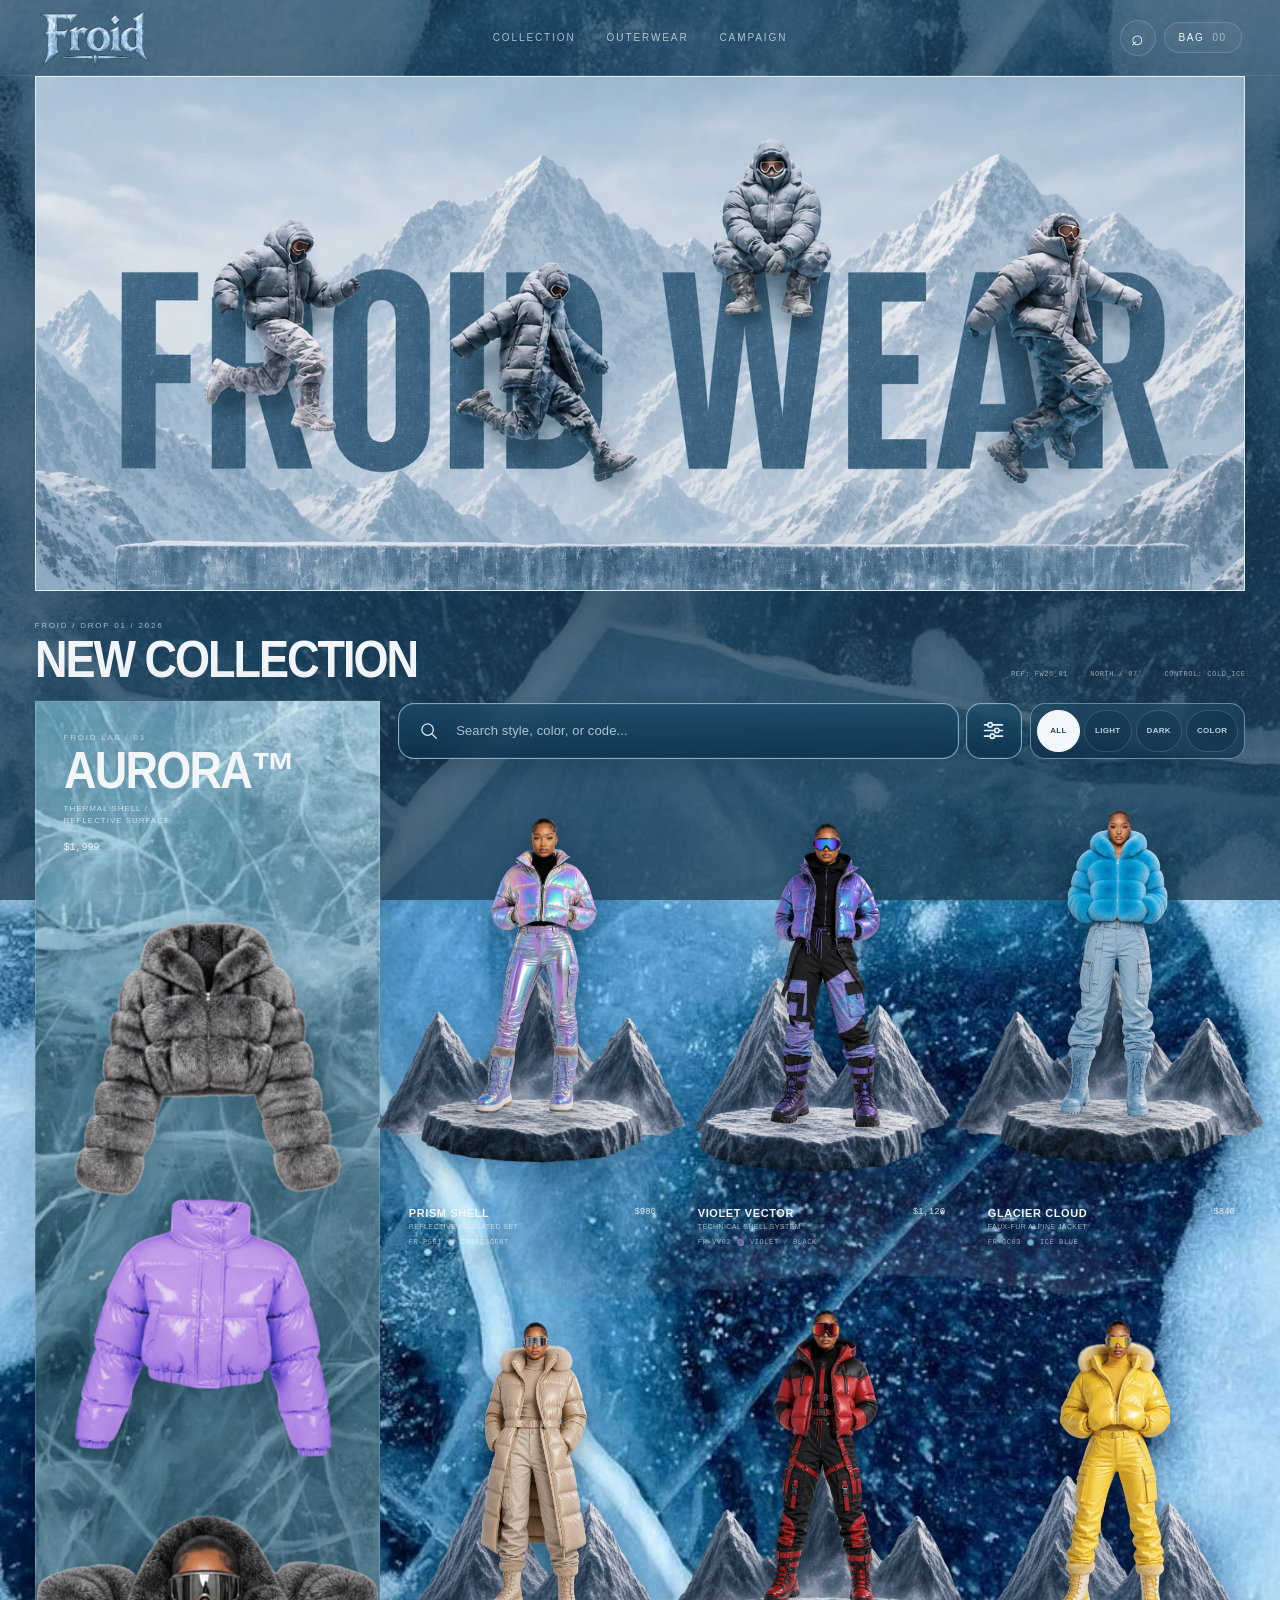
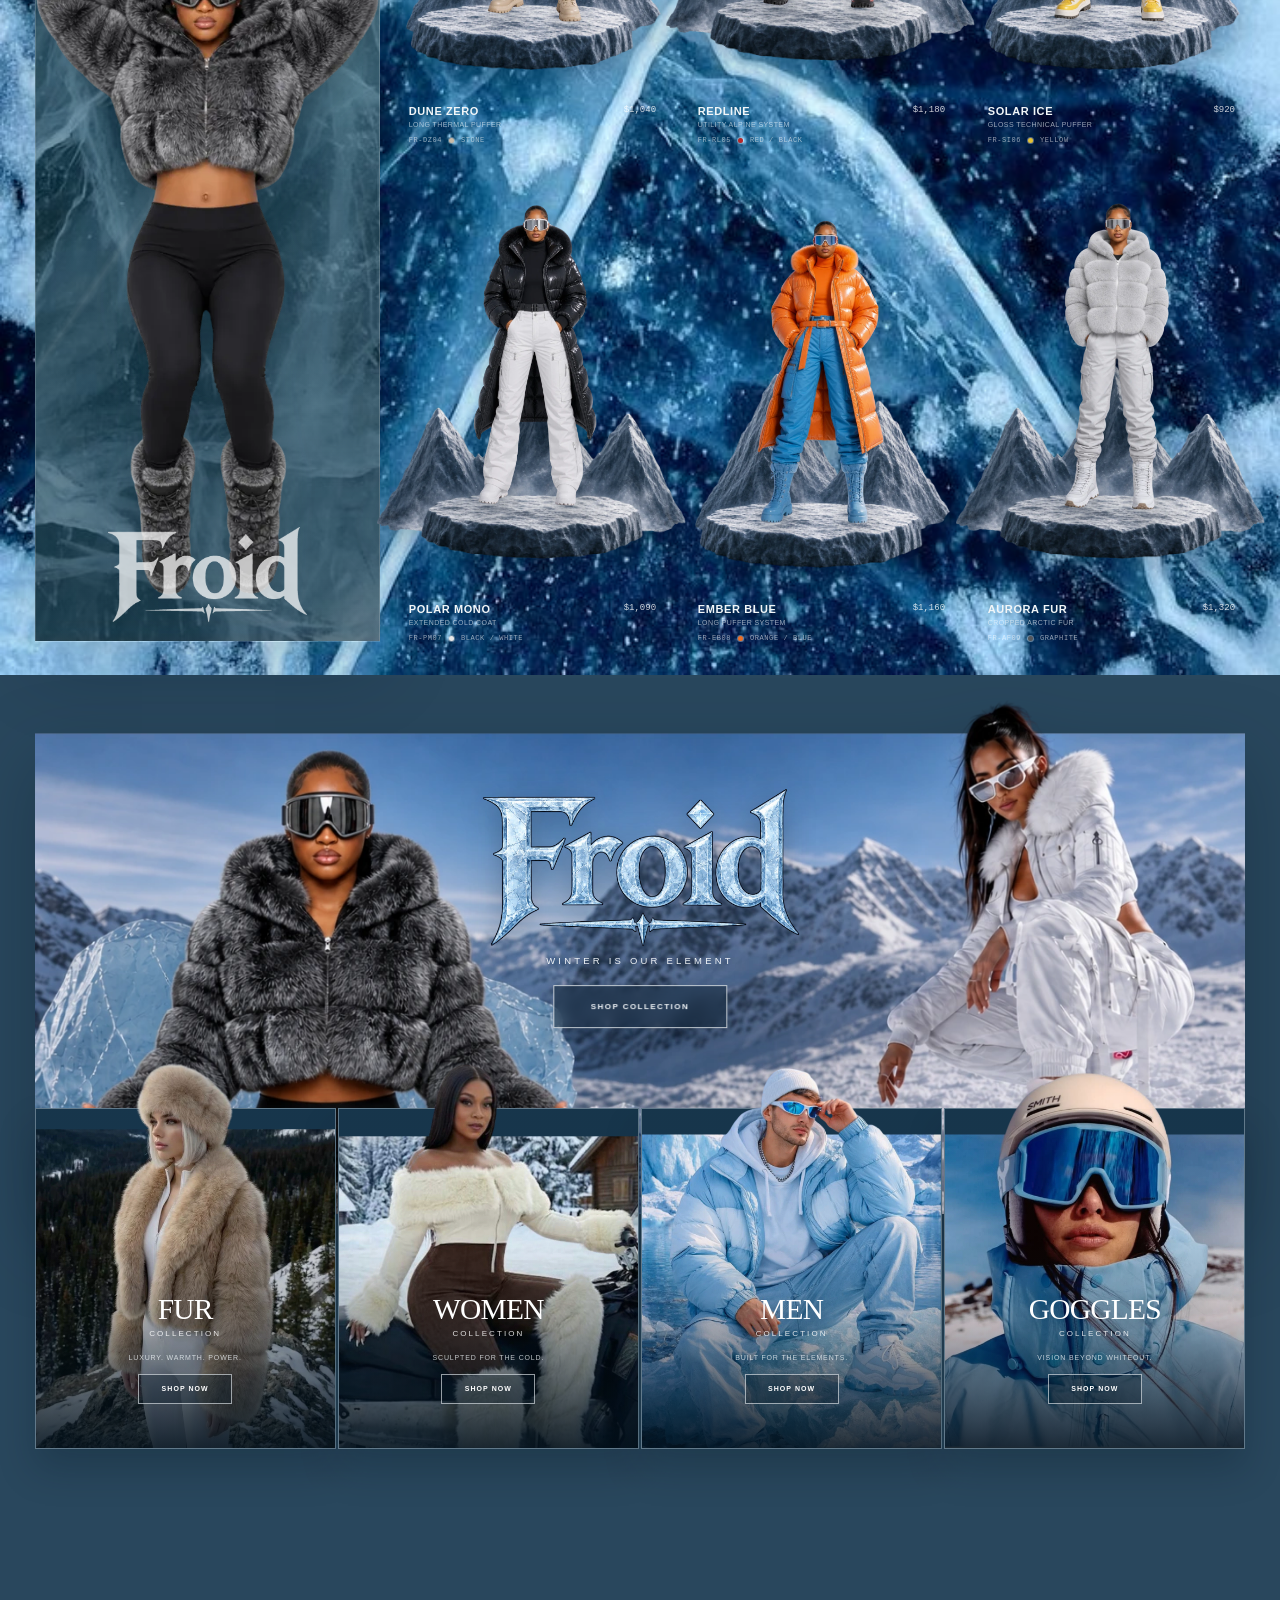
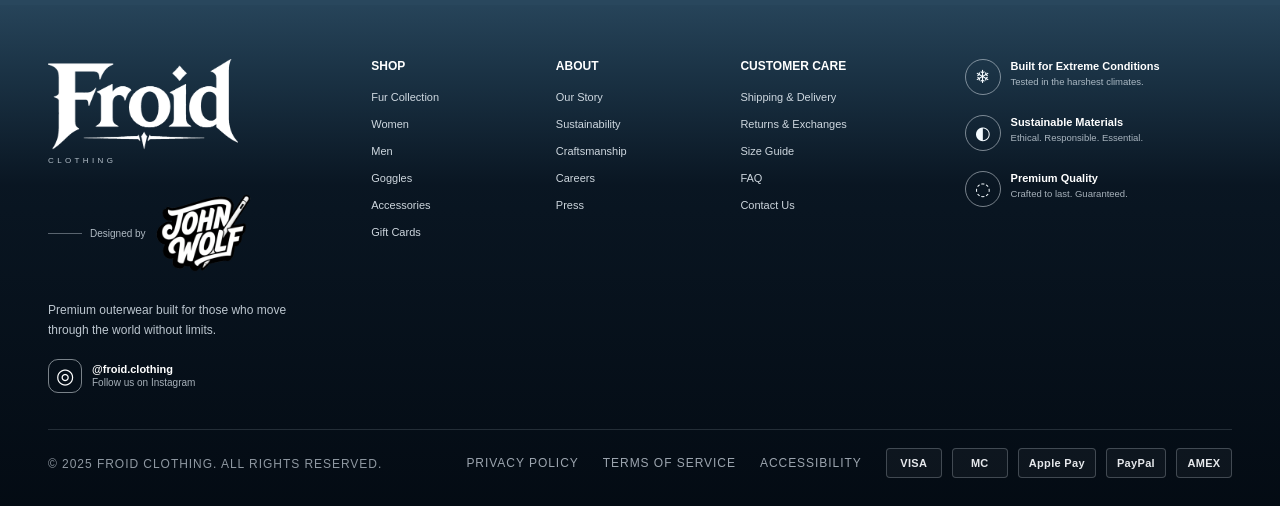
<file: index.html>
<!doctype html>
<html lang="en">
<head>
  <meta charset="UTF-8" />
  <meta name="viewport" content="width=device-width, initial-scale=1.0" />
  <meta name="theme-color" content="#234157" />
  <title>Froid — New Collection</title>
  <link rel="stylesheet" href="./styles.css?v=36" />
</head>
<body>
  <div class="site-shell">
    <header class="topbar">
      <a class="wordmark" href="#top" aria-label="Froid home">
        <img src="./public/brand/froid-ice-logo.webp" alt="Froid" />
      </a>
      <nav class="topnav" aria-label="Primary navigation">
        <a href="#collection">Collection</a>
        <a href="#collection">Outerwear</a>
        <a href="#campaign">Campaign</a>
      </nav>
      <div class="top-actions">
        <button class="icon-button" type="button" aria-label="Search" data-focus-search>⌕</button>
        <button class="bag" type="button">Bag <span>00</span></button>
      </div>
    </header>

    <main id="top">
      <section class="hero" id="campaign" aria-label="Froid Wear campaign">
        <img src="./public/brand/froid-wear-hero.webp" alt="Froid Wear campaign in an icy mountain landscape" />
      </section>

      <section class="collection" id="collection">
        <div class="collection-heading">
          <div>
            <p class="eyebrow">FROID / DROP 01 / 2026</p>
            <h1>NEW COLLECTION</h1>
          </div>
          <div class="collection-note">
            <span>REF: FW26_01</span>
            <span>NORTH / 07°</span>
            <span>CONTROL: COLD_ICE</span>
          </div>
        </div>

        <div class="collection-layout">
          <aside class="campaign-card" id="aurora">
            <div class="campaign-grid"></div>
            <div class="campaign-copy">
              <p class="eyebrow">FROID LAB / 01</p>
              <h2>AURORA™</h2>
              <p>THERMAL SHELL / REFLECTIVE SURFACE</p>
              <div class="campaign-price">$1,999</div>
            </div>
            <div class="campaign-jackets">
              <img
                class="campaign-jacket campaign-jacket-fur"
                src="./public/brand/aurora-fur-jacket.png"
                alt="Gray Froid fur jacket"
              />
              <img
                class="campaign-jacket campaign-jacket-purple"
                src="./public/brand/aurora-purple-jacket.png"
                alt="Purple Froid puffer jacket"
              />
            </div>

            <img class="campaign-model" src="./public/models/model-fur.webp" alt="Model in Froid fur outerwear" />
            <img class="campaign-logo" src="./public/brand/froid-logo.webp" alt="" />
          </aside>

          <div class="catalog-area">
            <div class="catalog-toolbar">

              <div class="search-cluster">
                <label class="search-control" aria-label="Search clothing">
                  <span class="search-icon" aria-hidden="true">
                    <svg viewBox="0 0 24 24">
                      <circle cx="11" cy="11" r="6.5"></circle>
                      <path d="M16 16L21 21"></path>
                    </svg>
                  </span>

                  <input
                    id="product-search"
                    type="search"
                    placeholder="Search style, color, or code..."
                    autocomplete="off"
                  />
                </label>

                <button class="filter-tools" type="button" aria-label="Filter collection">
                  <svg viewBox="0 0 24 24" aria-hidden="true">
                    <path d="M4 7H20"></path>
                    <path d="M4 17H20"></path>
                    <path d="M4 12H20"></path>
                    <circle cx="9" cy="7" r="2"></circle>
                    <circle cx="15" cy="12" r="2"></circle>
                    <circle cx="11" cy="17" r="2"></circle>
                  </svg>
                </button>
              </div>

              <div class="filter-group" aria-label="Product filters">
                <button class="filter is-active" type="button" data-filter="all">ALL</button>
                <button class="filter" type="button" data-filter="light">LIGHT</button>
                <button class="filter" type="button" data-filter="dark">DARK</button>
                <button class="filter" type="button" data-filter="color">COLOR</button>
              </div>

            </div>

            <div class="product-landscape" aria-live="polite">
              <img class="ambient-mountains" src="./public/platforms/mountain-range.webp" alt="" />
              <div class="collection-row row-a" id="row-a"></div>
              <div class="collection-row row-b" id="row-b"></div>
              <div class="collection-row row-c" id="row-c"></div>
              <p class="empty-state" id="empty-state" hidden>NO ITEMS MATCH THIS FILTER.</p>
            </div>
          </div>
        </div>
      </section>


      <!-- ===== FROID EDITORIAL CAMPAIGN START ===== -->

      <section class="editorial-campaign" id="lookbook">

        <div class="editorial-hero">

          <img
            class="editorial-hero-art"
            src="./public/campaign/campaign-hero-v3.webp"
            alt="Froid winter campaign in an icy mountain landscape"
          />

          
          <div class="editorial-hero-content">

            <img
              class="editorial-hero-logo"
              src="./public/brand/froid-ice-logo.webp"
              alt="Froid"
            />

            <p class="editorial-hero-tagline">
              WINTER IS OUR ELEMENT
            </p>

            <a
              class="editorial-hero-button"
              href="#collection"
            >
              SHOP COLLECTION
            </a>

          </div>

        </div>


        <div
          class="editorial-categories"
          aria-label="Froid collections"
        >

          <a
            class="editorial-category"
            href="#collection"
          >
            
            <div
              class="editorial-base-window"
              data-registered-card="fur"
            >
              <img
                class="editorial-registered-image editorial-base-image"
                src="./public/campaign/category-fur.webp"
                alt="Froid fur collection"
              />
            </div>

            <img
              class="editorial-registered-image editorial-cutout-image"
              src="./public/campaign/cutouts/froid-cutout-assets/fur-cutout.png"
              alt=""
              aria-hidden="true"
            />

            <div class="editorial-category-shade"></div>

            <div class="editorial-category-copy">
              <h3>FUR</h3>
              <span>COLLECTION</span>

              <p>
                LUXURY. WARMTH. POWER.
              </p>

              <strong>
                SHOP NOW
              </strong>
            </div>
          </a>


          <a
            class="editorial-category"
            href="#collection"
          >
            
            <div
              class="editorial-base-window"
              data-registered-card="women"
            >
              <img
                class="editorial-registered-image editorial-base-image"
                src="./public/campaign/category-women.webp"
                alt="Froid women's winter collection"
              />
            </div>

            <img
              class="editorial-registered-image editorial-cutout-image"
              src="./public/campaign/cutouts/froid-cutout-assets/women-cutout.png"
              alt=""
              aria-hidden="true"
            />

            <div class="editorial-category-shade"></div>

            <div class="editorial-category-copy">
              <h3>WOMEN</h3>
              <span>COLLECTION</span>

              <p>
                SCULPTED FOR THE COLD.
              </p>

              <strong>
                SHOP NOW
              </strong>
            </div>
          </a>


          <a
            class="editorial-category"
            href="#collection"
          >
            
            <div
              class="editorial-base-window"
              data-registered-card="men"
            >
              <img
                class="editorial-registered-image editorial-base-image"
                src="./public/campaign/category-men.webp"
                alt="Froid men's winter collection"
              />
            </div>

            <img
              class="editorial-registered-image editorial-cutout-image"
              src="./public/campaign/cutouts/froid-cutout-assets/men-cutout.png"
              alt=""
              aria-hidden="true"
            />

            <div class="editorial-category-shade"></div>

            <div class="editorial-category-copy">
              <h3>MEN</h3>
              <span>COLLECTION</span>

              <p>
                BUILT FOR THE ELEMENTS.
              </p>

              <strong>
                SHOP NOW
              </strong>
            </div>
          </a>


          <a
            class="editorial-category"
            href="#collection"
          >
            
            <div
              class="editorial-base-window"
              data-registered-card="goggles"
            >
              <img
                class="editorial-registered-image editorial-base-image"
                src="./public/campaign/category-goggles.webp"
                alt="Froid winter goggles"
              />
            </div>

            <img
              class="editorial-registered-image editorial-cutout-image"
              src="./public/campaign/cutouts/froid-cutout-assets/goggles-cutout.png"
              alt=""
              aria-hidden="true"
            />

            <div class="editorial-category-shade"></div>

            <div class="editorial-category-copy">
              <h3>GOGGLES</h3>
              <span>COLLECTION</span>

              <p>
                VISION BEYOND WHITEOUT.
              </p>

              <strong>
                SHOP NOW
              </strong>
            </div>
          </a>

        </div>

      </section>

      <!-- ===== FROID EDITORIAL CAMPAIGN END ===== -->

    </main>
  </div>

  <template id="product-template">
    <article class="product-card">
      <div class="stage">
        <img class="mountain-stage" alt="" />
        <img class="platform-fill" alt="" hidden />
        <img class="product-model" alt="" />
      </div>
      <div class="product-info">
        <div>
          <h3></h3>
          <p class="product-subtitle"></p>
        </div>
        <p class="product-price"></p>
      </div>
      <div class="product-meta">
        <span class="product-code"></span>
        <span class="swatch"></span>
        <span class="product-color"></span>
      </div>
    </article>
  </template>

  <script src="./script.js?v=11"></script>


<!-- ===== FROID FOOTER START ===== -->
<footer class="froid-footer" id="footer">

  <div class="froid-footer-shell">

    <div class="froid-footer-top">

      <div class="froid-footer-brand">

        <div class="froid-footer-logo-wrap">
          <img
            class="froid-footer-logo-image"
            src="./public/brand/froid-footer-logo.png?v=2"
            alt="Froid"
          />
        </div>

        <div class="froid-footer-logo-sub">CLOTHING</div>

        <div class="froid-footer-designed">
          <span class="froid-footer-designed-line"></span>

          <span class="froid-footer-designed-copy">
            Designed by
          </span>

          <img
            class="froid-footer-john-logo"
            src="./public/brand/john-wolf-footer-logo.png?v=2"
            alt="John Wolf"
          />
        </div>

        <p class="froid-footer-intro">
          Premium outerwear built for those who move through the world without limits.
        </p>

        <a
          class="froid-footer-social"
          href="#"
          aria-label="Follow Froid on Instagram"
        >
          <span class="froid-footer-social-icon">◎</span>

          <span class="froid-footer-social-copy">
            <strong>@froid.clothing</strong>
            <span>Follow us on Instagram</span>
          </span>
        </a>

      </div>


      <div class="froid-footer-links">
        <h4>Shop</h4>
        <ul>
          <li><a href="#collection">Fur Collection</a></li>
          <li><a href="#campaign">Women</a></li>
          <li><a href="#campaign">Men</a></li>
          <li><a href="#campaign">Goggles</a></li>
          <li><a href="#collection">Accessories</a></li>
          <li><a href="#collection">Gift Cards</a></li>
        </ul>
      </div>


      <div class="froid-footer-links">
        <h4>About</h4>
        <ul>
          <li><a href="#">Our Story</a></li>
          <li><a href="#">Sustainability</a></li>
          <li><a href="#">Craftsmanship</a></li>
          <li><a href="#">Careers</a></li>
          <li><a href="#">Press</a></li>
        </ul>
      </div>


      <div class="froid-footer-links">
        <h4>Customer Care</h4>
        <ul>
          <li><a href="#">Shipping & Delivery</a></li>
          <li><a href="#">Returns & Exchanges</a></li>
          <li><a href="#">Size Guide</a></li>
          <li><a href="#">FAQ</a></li>
          <li><a href="#">Contact Us</a></li>
        </ul>
      </div>


      <div class="froid-footer-values">

        <div class="froid-footer-value">
          <span class="froid-footer-value-icon">❄</span>
          <div>
            <h5>Built for Extreme Conditions</h5>
            <p>Tested in the harshest climates.</p>
          </div>
        </div>

        <div class="froid-footer-value">
          <span class="froid-footer-value-icon">◐</span>
          <div>
            <h5>Sustainable Materials</h5>
            <p>Ethical. Responsible. Essential.</p>
          </div>
        </div>

        <div class="froid-footer-value">
          <span class="froid-footer-value-icon">◌</span>
          <div>
            <h5>Premium Quality</h5>
            <p>Crafted to last. Guaranteed.</p>
          </div>
        </div>

      </div>

    </div>


    <div class="froid-footer-bottom">

      <div class="froid-footer-legal">
        <span>© 2025 FROID CLOTHING. ALL RIGHTS RESERVED.</span>
      </div>

      <div class="froid-footer-policies">
        <a href="#">Privacy Policy</a>
        <a href="#">Terms of Service</a>
        <a href="#">Accessibility</a>
      </div>

      <div class="froid-footer-payments" aria-label="Accepted payments">
        <span>VISA</span>
        <span>MC</span>
        <span>Apple Pay</span>
        <span>PayPal</span>
        <span>AMEX</span>
      </div>

    </div>

  </div>

</footer>
<!-- ===== FROID FOOTER END ===== -->

</body>
</html>
</file>
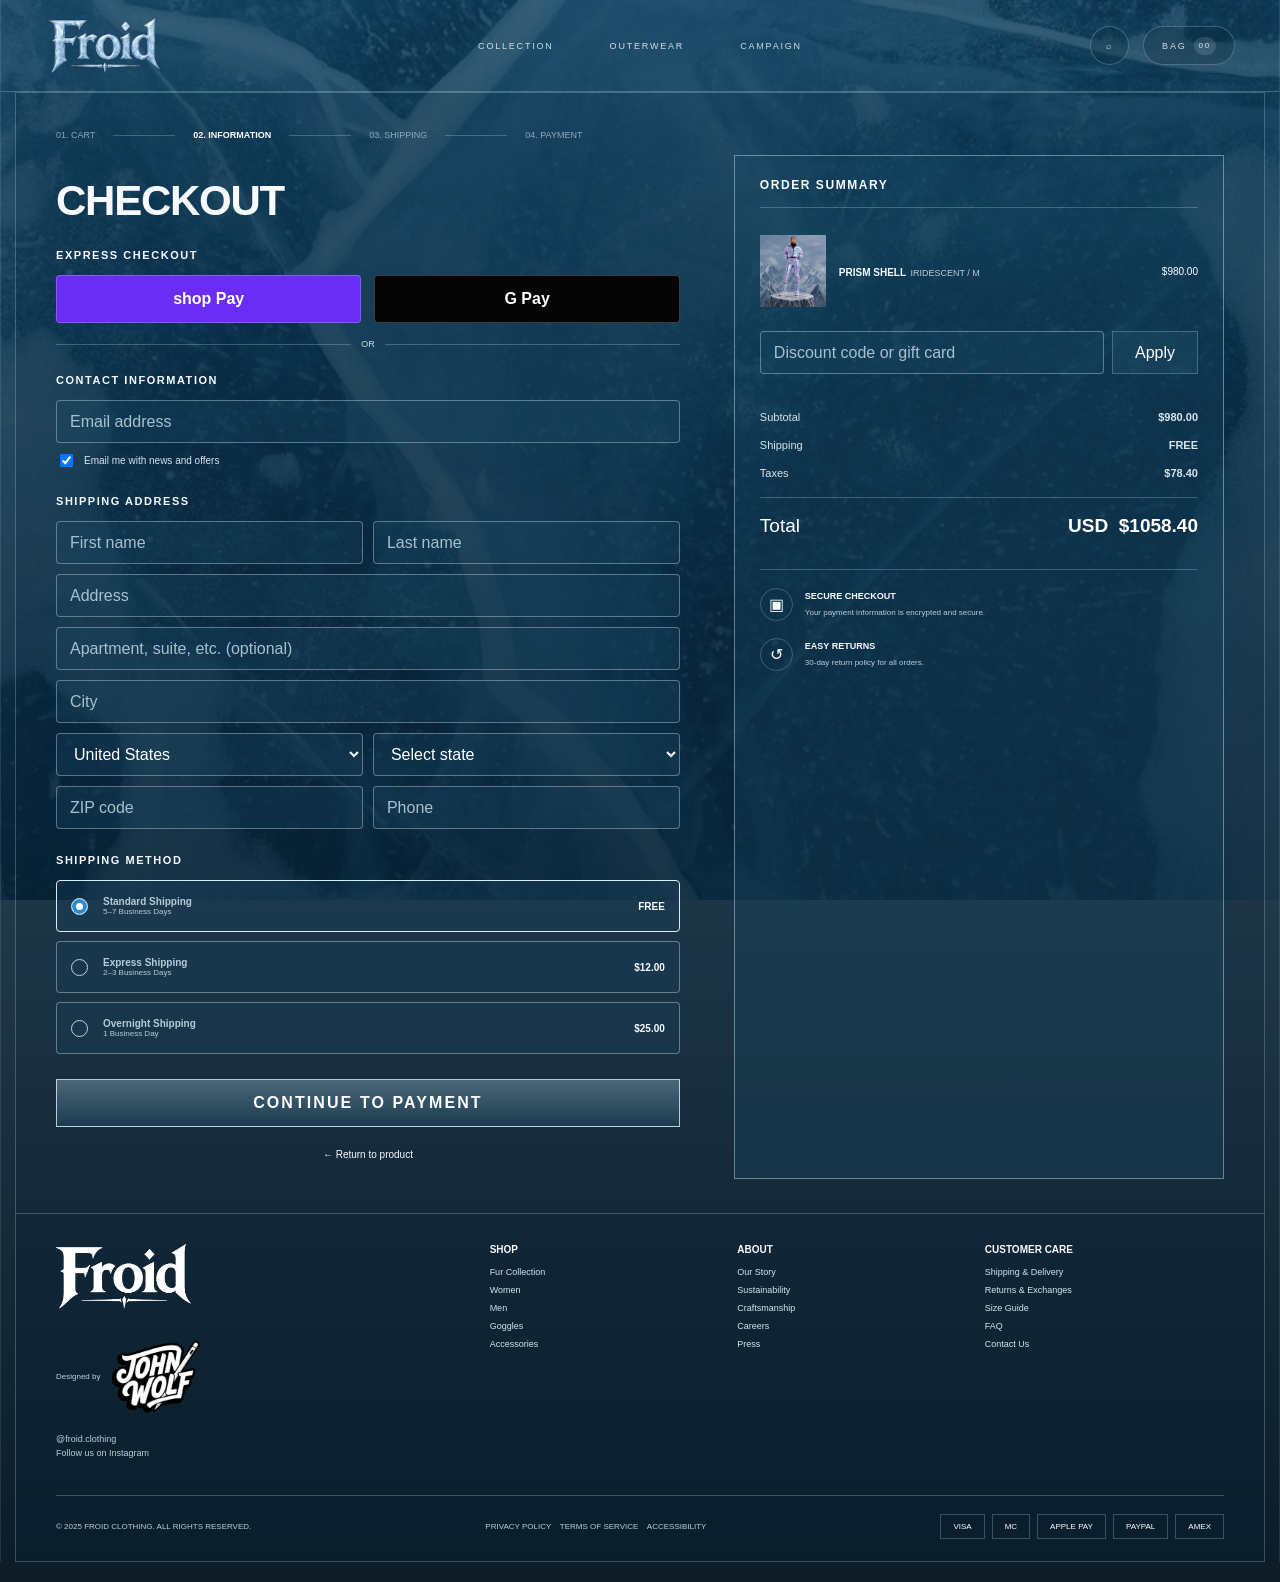
<file: checkout.html>
<!doctype html>
<html lang="en">
<head>
<meta charset="UTF-8">
<meta name="viewport" content="width=device-width,initial-scale=1">
<title>Froid — Checkout</title>
<link rel="stylesheet" href="./commerce.css?v=2">
</head>
<body>
<div class="froid-page">
<header class="commerce-header">
  <a class="logo" href="./index.html"><img src="./public/brand/froid-ice-logo.webp" alt="Froid"></a>
  <nav class="commerce-nav">
    <a href="./index.html#collection">Collection</a>
    <a href="./index.html#collection">Outerwear</a>
    <a href="./index.html#campaign">Campaign</a>
  </nav>
  <div class="header-actions">
    <a class="icon-pill" href="./index.html#collection" aria-label="Search">⌕</a>
    <a class="bag-link" href="./checkout.html">Bag <span class="bag-count" data-bag-count>00</span></a>
  </div>
</header>

<main class="checkout-main">
  <section class="checkout-left">
    <div class="progress">
      <span>01. Cart</span><i class="progress-line"></i>
      <span class="is-active" id="checkout-stage-label">02. Information</span><i class="progress-line"></i>
      <span>03. Shipping</span><i class="progress-line"></i>
      <span>04. Payment</span>
    </div>

    <h1 class="checkout-title">CHECKOUT</h1>

    <div class="checkout-section">
      <h2>Express Checkout</h2>
      <div class="express">
        <button class="express-btn shop-pay">shop Pay</button>
        <button class="express-btn g-pay">G Pay</button>
      </div>
      <div class="or">OR</div>
    </div>

    <form id="checkout-form">
      <div class="checkout-section">
        <h2>Contact Information</h2>
        <div class="form">
          <input class="field" type="email" placeholder="Email address" required>
        </div>
        <label class="checkline"><input type="checkbox" checked> Email me with news and offers</label>
      </div>

      <div class="checkout-section">
        <h2>Shipping Address</h2>
        <div class="form">
          <div class="form-grid">
            <input class="field" placeholder="First name" required>
            <input class="field" placeholder="Last name" required>
          </div>
          <input class="field" placeholder="Address" required>
          <input class="field" placeholder="Apartment, suite, etc. (optional)">
          <input class="field" placeholder="City" required>
          <div class="form-grid">
            <select class="field"><option>United States</option><option>Canada</option></select>
            <select class="field"><option>Select state</option><option>New York</option><option>California</option></select>
          </div>
          <div class="form-grid">
            <input class="field" placeholder="ZIP code" required>
            <input class="field" placeholder="Phone">
          </div>
        </div>
      </div>

      <div class="checkout-section">
        <h2>Shipping Method</h2>
        <div class="shipping-options">
          <label class="shipping-option is-active" data-price="0">
            <input type="radio" name="ship" checked hidden>
            <span class="radio"></span>
            <span><b>Standard Shipping</b><span>5–7 Business Days</span></span>
            <strong>FREE</strong>
          </label>
          <label class="shipping-option" data-price="12">
            <input type="radio" name="ship" hidden>
            <span class="radio"></span>
            <span><b>Express Shipping</b><span>2–3 Business Days</span></span>
            <strong>$12.00</strong>
          </label>
          <label class="shipping-option" data-price="25">
            <input type="radio" name="ship" hidden>
            <span class="radio"></span>
            <span><b>Overnight Shipping</b><span>1 Business Day</span></span>
            <strong>$25.00</strong>
          </label>
        </div>
      </div>

      <button class="continue-btn" type="submit">Continue to Payment</button>
      <p id="checkout-message" hidden style="margin-top:14px;color:#d5edf8;font-size:11px">
        Demo information accepted. Payment remains intentionally non-charging for this portfolio build.
      </p>
      <p style="text-align:center;margin-top:17px"><a href="./product.html" style="font-size:10px;text-decoration:none">← Return to product</a></p>
    </form>
  </section>

  <aside class="checkout-summary">
    <h2>Order Summary</h2>
    <div id="checkout-items"></div>

    <div class="discount-row">
      <input class="field" id="discount-code" placeholder="Discount code or gift card">
      <button class="apply-btn" type="button" data-apply-discount>Apply</button>
    </div>

    <div class="summary-totals">
      <div class="total-row"><span>Subtotal</span><strong data-total-subtotal>$0.00</strong></div>
      <div class="total-row"><span>Shipping</span><strong data-total-shipping>FREE</strong></div>
      <div class="total-row"><span>Taxes</span><strong data-total-taxes>$0.00</strong></div>
      <div class="total-row final"><span>Total</span><strong>USD&nbsp; <span data-total-total>$0.00</span></strong></div>
    </div>

    <div class="summary-assurances">
      <div class="assurance"><i>▣</i><div><b>SECURE CHECKOUT</b><span>Your payment information is encrypted and secure.</span></div></div>
      <div class="assurance"><i>↺</i><div><b>EASY RETURNS</b><span>30-day return policy for all orders.</span></div></div>
    </div>
  </aside>
</main>

<footer class="checkout-footer">
  <div class="checkout-footer-grid">
    <div>
      <div class="footer-logo"><img src="./public/brand/froid-footer-logo.png" alt="Froid"></div>
      <div class="footer-designed"><span>Designed by</span><img src="./public/brand/john-wolf-footer-logo.png" alt="John Wolf"></div>
      <p style="font-size:9px;color:#b8cfda;line-height:1.55">@froid.clothing<br>Follow us on Instagram</p>
    </div>
    <div><h3>Shop</h3><a href="./index.html#collection">Fur Collection</a><a href="./index.html#collection">Women</a><a href="./index.html#collection">Men</a><a href="./index.html#collection">Goggles</a><a href="./index.html#collection">Accessories</a></div>
    <div><h3>About</h3><a href="#">Our Story</a><a href="#">Sustainability</a><a href="#">Craftsmanship</a><a href="#">Careers</a><a href="#">Press</a></div>
    <div><h3>Customer Care</h3><a href="#">Shipping & Delivery</a><a href="#">Returns & Exchanges</a><a href="#">Size Guide</a><a href="#">FAQ</a><a href="#">Contact Us</a></div>
  </div>
  <div class="footer-bottom">
    <span>© 2025 Froid Clothing. All rights reserved.</span>
    <span>Privacy Policy &nbsp;&nbsp; Terms of Service &nbsp;&nbsp; Accessibility</span>
    <div class="paymarks"><span>VISA</span><span>MC</span><span>Apple Pay</span><span>PayPal</span><span>AMEX</span></div>
  </div>
</footer>
</div>
<script src="./commerce.js?v=1"></script>
</body>
</html>
</file>
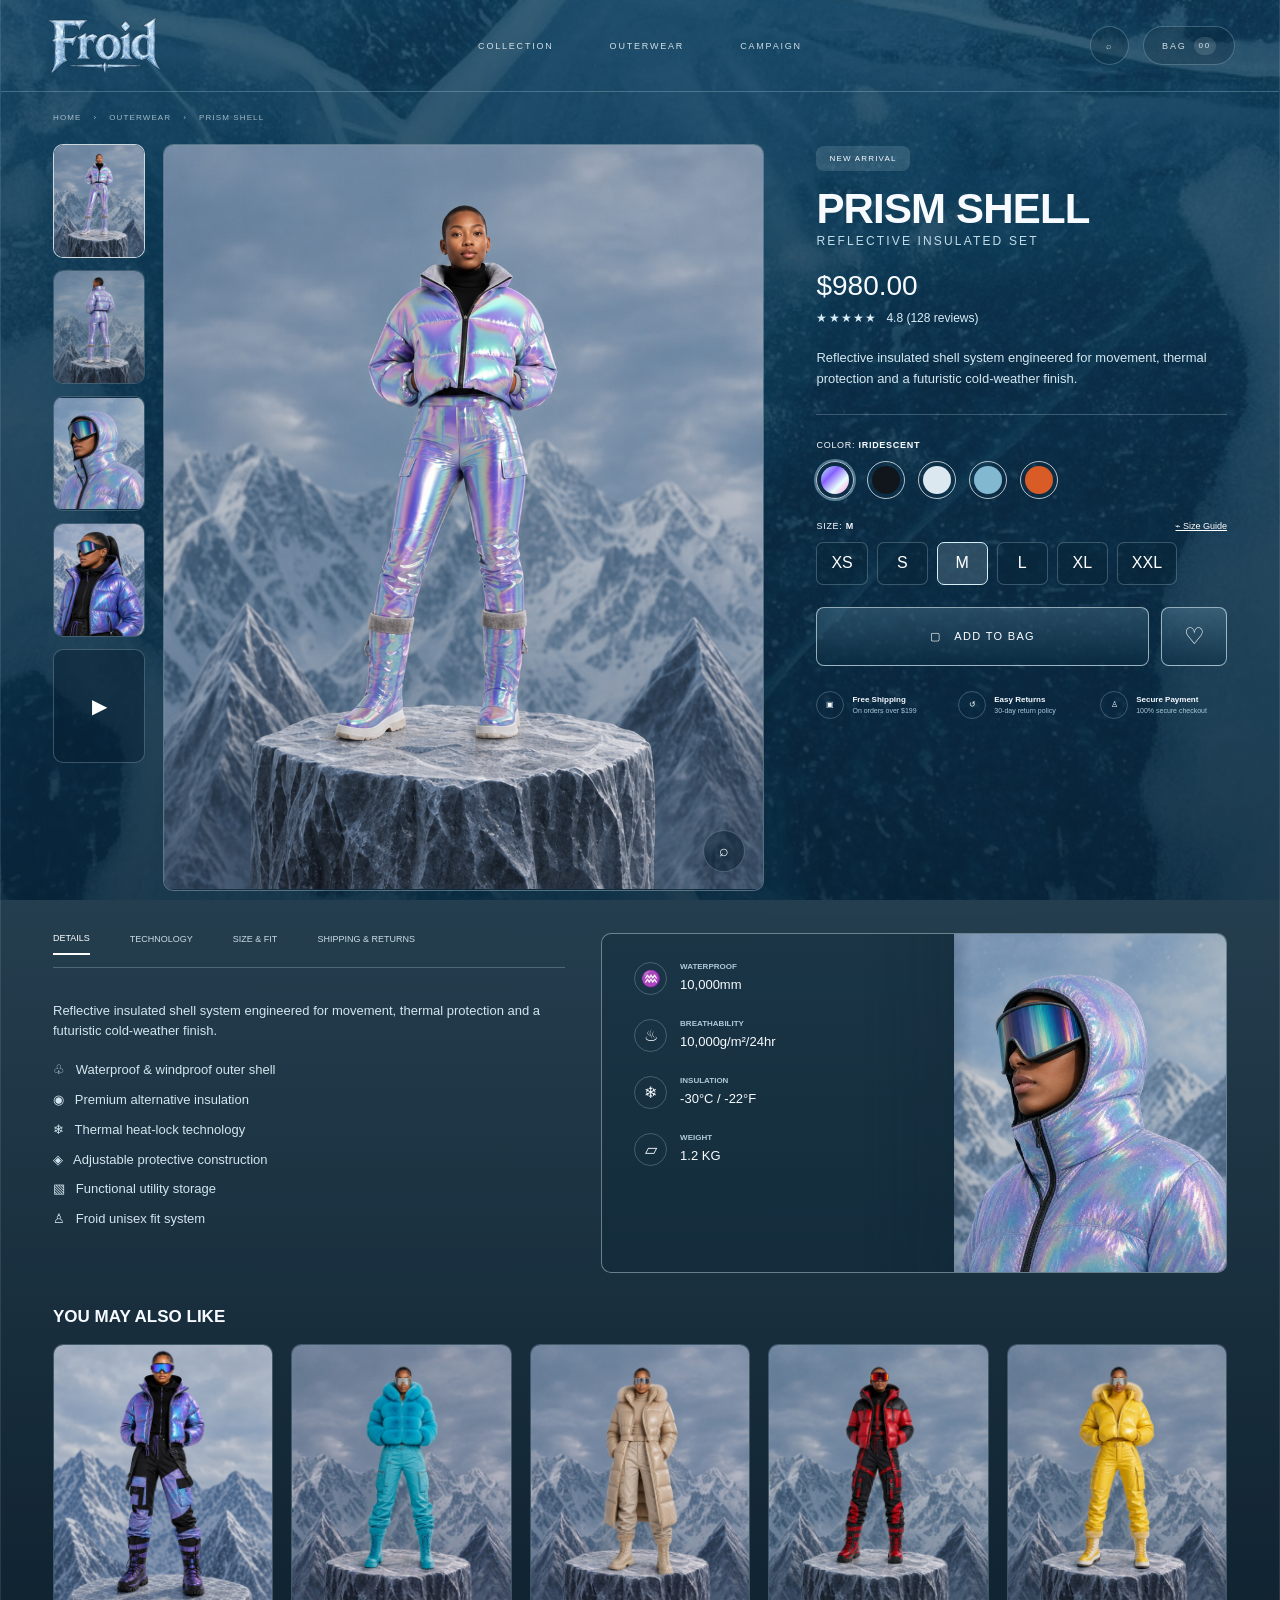
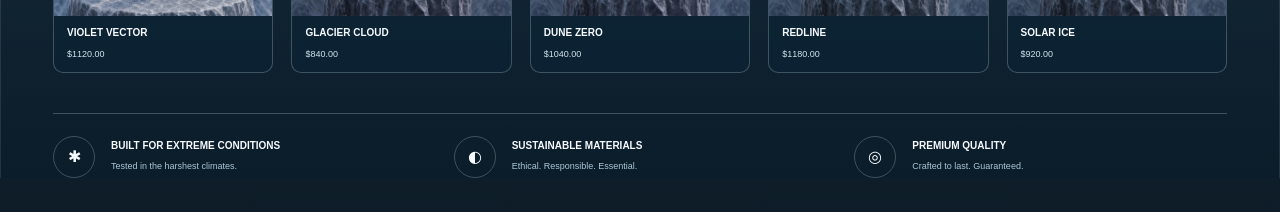
<file: product.html>
<!doctype html>
<html lang="en">
<head>
<meta charset="UTF-8">
<meta name="viewport" content="width=device-width,initial-scale=1">
<title>Froid — Product</title>
<link rel="stylesheet" href="./commerce.css?v=3">
</head>
<body>
<div class="froid-page" data-product-page>
<header class="commerce-header">
  <a class="logo" href="./index.html"><img src="./public/brand/froid-ice-logo.webp" alt="Froid"></a>
  <nav class="commerce-nav">
    <a href="./index.html#collection">Collection</a>
    <a href="./index.html#collection">Outerwear</a>
    <a href="./index.html#campaign">Campaign</a>
  </nav>
  <div class="header-actions">
    <a class="icon-pill" href="./index.html#collection">⌕</a>
    <a class="bag-link" href="./checkout.html">Bag <span class="bag-count" data-bag-count>00</span></a>
  </div>
</header>

<div class="breadcrumb">
  <a href="./index.html">Home</a><span>›</span>
  <a href="./index.html#collection">Outerwear</a><span>›</span>
  <span data-product-name>Product</span>
</div>

<main>
<section class="product-shell">
  <aside class="thumb-rail" id="product-gallery" aria-label="Product gallery"></aside>

  <div class="product-stage">
    <img id="main-product-image" src="" alt="">
    <span class="zoom-badge">⌕</span>
  </div>

  <aside class="product-panel">
    <span class="new-badge">New Arrival</span>
    <h1 data-product-name>PRODUCT</h1>
    <p class="product-sub" data-product-subtitle></p>
    <p class="product-price" data-product-price></p>
    <div class="rating"><span class="stars">★★★★★</span><span>4.8 (128 reviews)</span></div>
    <p class="product-desc" data-product-description></p>

    <div class="option-block">
      <div class="option-title"><span>Color: <b data-product-color-label></b></span></div>
      <div class="swatches">
        <button class="swatch-btn sw-prism is-active" data-value=""><span></span></button>
        <button class="swatch-btn sw-black" data-value="ONYX BLACK"><span></span></button>
        <button class="swatch-btn sw-ice" data-value="ARCTIC WHITE"><span></span></button>
        <button class="swatch-btn sw-blue" data-value="FROST BLUE"><span></span></button>
        <button class="swatch-btn sw-orange" data-value="EMBER ORANGE"><span></span></button>
      </div>
    </div>

    <div class="option-block">
      <div class="option-title">
        <span>Size: <b data-size-label>M</b></span>
        <a href="#size-fit">⌁ Size Guide</a>
      </div>
      <div class="size-row">
        <button class="size-btn" data-value="XS">XS</button>
        <button class="size-btn" data-value="S">S</button>
        <button class="size-btn is-active" data-value="M">M</button>
        <button class="size-btn" data-value="L">L</button>
        <button class="size-btn" data-value="XL">XL</button>
        <button class="size-btn" data-value="XXL">XXL</button>
      </div>
    </div>

    <div class="purchase-row">
      <button class="add-btn" data-add-bag>▢ &nbsp; Add to Bag</button>
      <button class="heart-btn">♡</button>
    </div>

    <div class="trust-row">
      <div class="trust"><div class="trust-icon">▣</div><div><b>Free Shipping</b><span>On orders over $199</span></div></div>
      <div class="trust"><div class="trust-icon">↺</div><div><b>Easy Returns</b><span>30-day return policy</span></div></div>
      <div class="trust"><div class="trust-icon">♙</div><div><b>Secure Payment</b><span>100% secure checkout</span></div></div>
    </div>
  </aside>
</section>

<section class="product-lower">
  <div>
    <div class="tabs">
      <button class="tab is-active" data-tab="details">Details</button>
      <button class="tab" data-tab="technology">Technology</button>
      <button class="tab" data-tab="size-fit">Size & Fit</button>
      <button class="tab" data-tab="shipping">Shipping & Returns</button>
    </div>

    <div class="tab-pane is-active" id="details">
      <p data-product-description></p>
      <ul class="feature-list">
        <li>♧ &nbsp; Waterproof & windproof outer shell</li>
        <li>◉ &nbsp; Premium alternative insulation</li>
        <li>❄ &nbsp; Thermal heat-lock technology</li>
        <li>◈ &nbsp; Adjustable protective construction</li>
        <li>▧ &nbsp; Functional utility storage</li>
        <li>♙ &nbsp; Froid unisex fit system</li>
      </ul>
    </div>
    <div class="tab-pane" id="technology"><p>Froid technical construction balances insulation, weather protection and movement for severe winter environments.</p></div>
    <div class="tab-pane" id="size-fit"><p>Choose your normal size for the intended Froid silhouette. Use the size selector above to save the selected fit to your bag.</p></div>
    <div class="tab-pane" id="shipping"><p>Complimentary standard shipping on qualifying orders. Demo returns accepted within 30 days.</p></div>
  </div>

  <div class="tech-card">
    <div class="tech-specs">
      <div class="tech-spec"><i>♒</i><div><b>WATERPROOF</b><span data-tech-value></span></div></div>
      <div class="tech-spec"><i>♨</i><div><b>BREATHABILITY</b><span data-tech-value></span></div></div>
      <div class="tech-spec"><i>❄</i><div><b>INSULATION</b><span data-tech-value></span></div></div>
      <div class="tech-spec"><i>▱</i><div><b>WEIGHT</b><span data-tech-value></span></div></div>
    </div>
    <img id="tech-image" src="" alt="Product technical detail">
  </div>
</section>

<section class="recommendations">
  <h2>You May Also Like</h2>
  <div class="rec-grid" id="related-products"></div>
</section>

<section class="value-strip">
  <div class="value"><div class="value-icon">✱</div><div><b>BUILT FOR EXTREME CONDITIONS</b><span>Tested in the harshest climates.</span></div></div>
  <div class="value"><div class="value-icon">◐</div><div><b>SUSTAINABLE MATERIALS</b><span>Ethical. Responsible. Essential.</span></div></div>
  <div class="value"><div class="value-icon">◎</div><div><b>PREMIUM QUALITY</b><span>Crafted to last. Guaranteed.</span></div></div>
</section>
</main>
</div>
<script src="./commerce.js?v=3"></script>
</body>
</html>
</file>
<file: styles.css>
:root {
  --bg: #29475d;
  --bg-deep: #203a4e;
  --ink: #f2f6f8;
  --muted: rgba(239, 246, 250, .64);
  --line: rgba(233, 243, 249, .22);
  --ice: #dceaf2;
  --panel: rgba(22, 49, 67, .34);
  --panel-deep: rgba(12, 34, 48, .48);
  --shadow: 0 28px 70px rgba(6, 24, 37, .22);
}

* { box-sizing: border-box; }
html { scroll-behavior: smooth; }
body {
  margin: 0;
  min-width: 320px;
  background:
    radial-gradient(circle at 72% -10%, rgba(176, 209, 228, .14), transparent 30%),
    linear-gradient(180deg, #31526a 0%, var(--bg) 45%, #28465b 100%);
  color: var(--ink);
  font-family: "Arial Narrow", "Helvetica Neue", Arial, sans-serif;
  overflow-x: hidden;
}
button, input { font: inherit; }
button { color: inherit; }
a { color: inherit; text-decoration: none; }

.site-shell { min-height: 100vh; }
.topbar {
  height: 76px;
  padding: 0 clamp(22px, 3vw, 54px);
  display: grid;
  grid-template-columns: 1fr auto 1fr;
  align-items: center;
  border-bottom: 1px solid rgba(255,255,255,.09);
  position: relative;
  z-index: 30;
}
.wordmark { width: 106px; height: 52px; display: flex; align-items: center; overflow: hidden; }
.wordmark img { width: 132px; transform: translateX(-10px); filter: none; opacity: .98; }
.topnav { display: flex; gap: 31px; font-size: 10px; letter-spacing: .19em; text-transform: uppercase; }
.topnav a { opacity: .68; transition: opacity .18s ease; }
.topnav a:hover { opacity: 1; }
.top-actions { justify-self: end; display: flex; gap: 8px; align-items: center; }
.icon-button, .bag, .filter {
  border: 1px solid rgba(255,255,255,.16);
  background: rgba(255,255,255,.04);
  border-radius: 999px;
  cursor: pointer;
}
.icon-button { width: 36px; height: 36px; font-size: 21px; line-height: 1; }
.bag { padding: 9px 14px; font-size: 10px; letter-spacing: .15em; text-transform: uppercase; }
.bag span { opacity: .55; margin-left: 4px; }


.hero {
  margin: 0 clamp(18px, 2.7vw, 52px);
  border: 1px solid rgba(255,255,255,.14);
  overflow: hidden;
  background: #dce9f1;
  box-shadow: var(--shadow);
}
.hero img {
  display: block;
  width: 100%;
  height: auto;
  aspect-ratio: 1584 / 672;
  object-fit: cover;
}

.collection { padding: 30px clamp(18px, 2.7vw, 52px) 56px; }
.collection-heading {
  display: flex;
  justify-content: space-between;
  gap: 24px;
  align-items: end;
  margin-bottom: 18px;
}
.eyebrow { margin: 0 0 7px; font-size: 8px; letter-spacing: .22em; text-transform: uppercase; color: var(--muted); }
h1, h2, h3, p { margin-top: 0; }
h1 { margin-bottom: 0; font-size: clamp(36px, 4vw, 62px); line-height: .88; letter-spacing: -.045em; font-weight: 900; transform: scaleX(.88); transform-origin: left; }
.collection-note { display: grid; grid-template-columns: repeat(3, max-content); gap: 22px; font-family: ui-monospace, SFMono-Regular, Menlo, monospace; font-size: 7px; line-height: 1.5; letter-spacing: .08em; color: rgba(242,246,248,.58); text-transform: uppercase; padding-bottom: 2px; }

.collection-layout { display: grid; grid-template-columns: minmax(250px, 27vw) minmax(0, 1fr); gap: 18px; align-items: stretch; }
.campaign-card {
  min-height: 760px;
  position: relative;
  overflow: hidden;
  background:
    linear-gradient(180deg, rgba(9, 31, 45, .08), rgba(8, 29, 44, .54)),
    url('./public/textures/ice-blue.jpeg') center / cover no-repeat;
  border: 1px solid rgba(255,255,255,.16);
  box-shadow: var(--shadow);
  isolation: isolate;
}
.campaign-card::before {
  content: "";
  position: absolute;
  inset: 0;
  background: linear-gradient(125deg, transparent 8%, rgba(255,255,255,.13) 8.5%, transparent 9%, transparent 62%, rgba(255,255,255,.08) 62.5%, transparent 63%);
  pointer-events: none;
}
.campaign-grid {
  position: absolute; inset: 0;
  opacity: .18;
  background-image: linear-gradient(rgba(255,255,255,.16) 1px, transparent 1px), linear-gradient(90deg, rgba(255,255,255,.16) 1px, transparent 1px);
  background-size: 38px 38px;
  mask-image: linear-gradient(to bottom, #000, transparent 60%);
}
.campaign-copy { position: absolute; z-index: 5; top: 32px; left: 28px; right: 24px; }
.campaign-copy h2 { font-size: clamp(36px, 4vw, 64px); line-height: .85; margin-bottom: 11px; letter-spacing: -.04em; font-weight: 900; transform: scaleX(.88); transform-origin: left; }
.campaign-copy > p:not(.eyebrow) { width: 145px; font-size: 8px; line-height: 1.5; letter-spacing: .12em; color: rgba(255,255,255,.68); }
.campaign-price { margin-top: 15px; font: 10px ui-monospace, SFMono-Regular, Menlo, monospace; }
.campaign-model {
  position: absolute;
  z-index: 3;
  height: 64%;
  width: 100%;
  object-fit: contain;
  object-position: center bottom;
  left: 0;
  bottom: 22px;
  filter: drop-shadow(0 18px 18px rgba(5, 20, 32, .28));
}
.campaign-logo { position: absolute; z-index: 4; width: 58%; left: 21%; bottom: 21px; opacity: .72; filter: brightness(0) invert(1); }

.catalog-area { min-width: 0; display: flex; flex-direction: column; }
.catalog-toolbar {
  min-height: 46px;
  border: 1px solid rgba(255,255,255,.12);
  display: flex;
  align-items: center;
  justify-content: space-between;
  gap: 14px;
  padding: 6px 8px 6px 14px;
  background: rgba(19, 47, 64, .22);
  backdrop-filter: blur(10px);
}
.search-control { flex: 1; display: grid; grid-template-columns: auto minmax(100px, 1fr); align-items: center; gap: 12px; min-width: 140px; }
.search-control span { font: 8px ui-monospace, SFMono-Regular, Menlo, monospace; letter-spacing: .14em; color: rgba(255,255,255,.5); }
.search-control input { width: 100%; border: 0; outline: 0; background: transparent; color: white; font-size: 9px; letter-spacing: .12em; text-transform: uppercase; }
.search-control input::placeholder { color: rgba(255,255,255,.34); }
.filter-group { display: flex; gap: 5px; }
.filter { padding: 8px 11px; font-size: 7px; letter-spacing: .12em; text-transform: uppercase; opacity: .64; }
.filter.is-active, .filter:hover { background: #eff5f8; color: #26465d; opacity: 1; border-color: #eff5f8; }

.product-landscape {
  flex: 1;
  padding-top: 8px;
  min-height: 706px;
  display: flex;
  flex-direction: column;
  justify-content: space-between;
  gap: 1px;
  position: relative;
}
.collection-row {
  display: flex;
  align-items: flex-start;
  justify-content: center;
  position: relative;
  min-width: 0;
  --visible-cards: 4;
}
.collection-row.row-b { --visible-cards: 5; }
.product-card {
  position: relative;
  flex: 0 1 calc(100% / var(--visible-cards));
  min-width: 0;
  margin-left: 0;
  transition: opacity .2s ease, transform .2s ease;
}
.product-card.platform-a { --foot: 55px; }
.product-card.platform-b { --foot: 62px; }
.product-card:first-child { margin-left: 0; }
.product-card[hidden] { display: none !important; }
.stage {
  height: 300px;
  position: relative;
  isolation: isolate;
  overflow: visible;
}
.mountain-stage {
  position: absolute;
  z-index: 1;
  left: 50%;
  bottom: 0;
  width: 145%;
  max-width: none;
  transform: translateX(-50%);
  object-fit: contain;
  object-position: center bottom;
  filter: drop-shadow(0 10px 14px rgba(11,27,39,.18));
  pointer-events: none;
}
.platform-fill {
  position: absolute;
  z-index: 2;
  width: 136%;
  max-width: none;
  left: 50%;
  bottom: -9px;
  transform: translateX(-50%);
  transform-origin: bottom;
  opacity: .98;
  pointer-events: none;
}
.product-model {
  position: absolute;
  z-index: 4;
  left: 50%;
  bottom: var(--foot, 60px);
  transform: translateX(-50%);
  width: auto;
  height: 250px;
  max-width: 84%;
  object-fit: contain;
  object-position: center bottom;
  filter: drop-shadow(0 12px 10px rgba(7, 22, 34, .25));
  transition: transform .2s ease;
}
.product-card:hover .product-model { transform: translateX(-50%) translateY(-4px); }
.product-info { display: flex; align-items: flex-start; justify-content: space-between; gap: 7px; padding: 8px 8px 0 11%; position: relative; z-index: 8; }
.product-info h3 { margin-bottom: 2px; font-size: 8px; line-height: 1.15; letter-spacing: .075em; text-transform: uppercase; font-weight: 700; }
.product-subtitle { margin-bottom: 0; font-size: 6px; line-height: 1.25; color: var(--muted); letter-spacing: .06em; text-transform: uppercase; }
.product-price { margin: 0; white-space: nowrap; font: 7px ui-monospace, SFMono-Regular, Menlo, monospace; color: rgba(255,255,255,.8); }
.product-meta { display: flex; align-items: center; gap: 6px; padding: 5px 8px 0 11%; font: 6px ui-monospace, SFMono-Regular, Menlo, monospace; letter-spacing: .08em; color: rgba(255,255,255,.58); text-transform: uppercase; position: relative; z-index: 8; }
.swatch { width: 5px; height: 5px; border-radius: 50%; background: var(--swatch, white); box-shadow: 0 0 0 1px rgba(255,255,255,.35); }
.empty-state { position: absolute; inset: 40% 0 auto; text-align: center; font: 9px ui-monospace, SFMono-Regular, Menlo, monospace; letter-spacing: .16em; color: rgba(255,255,255,.62); }

@media (min-width: 1440px) {
  .campaign-card { min-height: 790px; }
  .product-landscape { min-height: 736px; }
  .stage { height: 320px; }
  .product-model { height: 270px; }
}

@media (max-width: 1100px) {
  .collection-layout { grid-template-columns: 260px minmax(0, 1fr); }
  .campaign-card { min-height: 690px; }
  .product-landscape { min-height: 637px; }
  .stage { height: 265px; }
  .product-model { height: 220px; max-width: 84%; }
  .product-info { padding-left: 8%; }
  .product-meta { padding-left: 8%; }
  .collection-note { display: none; }
}

@media (max-width: 850px) {
  .hero { margin-inline: 14px; }
  .topbar { grid-template-columns: 1fr auto; height: 66px; }
  .topnav { display: none; }
  .collection { padding-inline: 14px; }
  .collection-layout { display: block; }
  .campaign-card { min-height: 420px; margin-bottom: 14px; }
  .campaign-model { height: 83%; left: 20%; width: 80%; bottom: 0; }
  .campaign-copy { right: 45%; }
  .campaign-logo { width: 38%; left: 5%; }
  .catalog-toolbar { position: sticky; top: 8px; z-index: 20; }
  .product-landscape { gap: 16px; min-height: 0; padding-top: 12px; }
  .collection-row, .collection-row.row-b {
    --visible-cards: 2;
    overflow-x: auto;
    justify-content: flex-start;
    padding: 0 8vw 5px;
    scrollbar-width: none;
  }
  .collection-row::-webkit-scrollbar { display: none; }
  .product-card { flex: 0 0 45vw; margin-left: 0; }
  .product-card:first-child { margin-left: 0; }
  .stage { height: 330px; }
  .product-model { height: 285px; max-width: 86%; }
}

@media (max-width: 520px) {
  .collection-heading { margin-top: 2px; }
  h1 { font-size: 39px; }
  .campaign-card { min-height: 360px; }
  .campaign-copy { left: 20px; top: 22px; right: 42%; }
  .campaign-copy h2 { font-size: 36px; }
  .campaign-model { left: 22%; width: 86%; height: 80%; }
  .catalog-toolbar { align-items: stretch; flex-direction: column; }
  .filter-group { width: 100%; }
  .filter { flex: 1; }
  .product-card { flex-basis: 71vw; margin-left: 0; }
  .stage { height: 350px; }
  .product-model { height: 305px; }
}

/* ================================================================
   SPACED PLATFORM REVISION — 2026-08-19
   New supplied platform art is treated as a complete object.
   Platforms no longer overhang or overlap neighboring product stages.
   ================================================================ */
.product-landscape {
  overflow: hidden;
  gap: 28px;
}

.ambient-mountains {
  position: absolute;
  z-index: 0;
  width: min(92%, 980px);
  height: auto;
  left: 50%;
  top: 15%;
  transform: translateX(-50%);
  opacity: .14;
  pointer-events: none;
  filter: blur(.2px);
}

.collection-row {
  z-index: 2;
  gap: clamp(16px, 1.65vw, 30px);
  padding-inline: clamp(6px, .6vw, 12px);
}

.product-card {
  flex-basis: calc((100% - (var(--visible-cards) - 1) * clamp(16px, 1.65vw, 30px)) / var(--visible-cards));
  container-type: inline-size;
}

.stage {
  height: 320px;
  overflow: visible;
}

.mountain-stage {
  width: 100%;
  left: 50%;
  bottom: 0;
  transform: translateX(-50%);
  object-fit: contain;
  object-position: center bottom;
  filter: drop-shadow(0 12px 16px rgba(9, 24, 36, .2));
}

.platform-fill {
  display: none !important;
}

.product-card.platform-a { --foot: 31.9cqw; }
.product-card.platform-b { --foot: 26.3cqw; }

.product-model {
  height: 252px;
  max-width: 78%;
}

.product-info,
.product-meta {
  padding-left: 7%;
  padding-right: 4%;
}

@media (min-width: 1440px) {
  .product-landscape { gap: 34px; }
  .collection-row { gap: 30px; }
  .stage { height: 338px; }
  .product-model { height: 270px; }
}

@media (max-width: 1100px) {
  .product-landscape { gap: 20px; }
  .collection-row { gap: 14px; }
  .stage { height: 278px; }
  .product-model { height: 220px; max-width: 80%; }
}

@media (max-width: 850px) {
  .product-landscape { overflow: visible; gap: 22px; }
  .ambient-mountains { width: 125%; top: 24%; opacity: .11; }
  .collection-row,
  .collection-row.row-b {
    gap: 24px;
    padding: 0 10vw 8px;
  }
  .product-card { flex: 0 0 58vw; }
  .stage { height: 340px; }
  .product-model { height: 280px; max-width: 78%; }
  .stage { height: max(340px, 90cqw); }
}

@media (max-width: 520px) {
  .collection-row,
  .collection-row.row-b { gap: 20px; }
  .product-card { flex-basis: 74vw; }
  .stage { height: 355px; }
  .product-model { height: 292px; }
  .stage { height: max(355px, 90cqw); }
}



/* ===== FROID SITE MOUNTAIN BACKGROUND — FIXED ===== */

html {
  min-height: 100%;
  background: #29475d;
}

body {
  min-height: 100vh;
  margin: 0;

  background-color: #29475d;

  background-image:
    linear-gradient(
      rgba(35, 66, 88, 0.72),
      rgba(35, 66, 88, 0.78)
    ),
    url("./public/textures/froid-site-bg.png");

  background-size:
    cover,
    cover;

  background-position:
    center top,
    center top;

  background-repeat:
    no-repeat,
    no-repeat;

  background-attachment:
    fixed,
    fixed;

  color: var(--ink);
  overflow-x: hidden;
}

/* Kill the previous invisible pseudo-background */
body::before,
body::after {
  content: none !important;
  display: none !important;
}

.site-shell,
main,
.collection,
.collection-layout,
.catalog-area,
.product-landscape,
.collection-row {
  background: transparent !important;
}

/* ===== FROID BACKGROUND + NAV LOGO FIX ===== */

/* New cracked-ice site background */
body {
  background-color: #29475d;

  background-image:
    linear-gradient(
      rgba(31, 60, 81, 0.68),
      rgba(31, 60, 81, 0.74)
    ),
    url("./public/textures/froid-site-bg.png?v=2");

  background-size: cover;
  background-position: center top;
  background-repeat: no-repeat;
  background-attachment: fixed;
}

/* Fix Froid logo being cropped in navigation */
.wordmark {
  width: 125px;
  height: 58px;
  overflow: visible !important;
  display: flex;
  align-items: center;
}

.wordmark img {
  width: 118px;
  height: auto;
  max-height: 54px;
  object-fit: contain;
  object-position: left center;
  transform: none !important;
  display: block;
}

/* ===== FROID REFERENCE SEARCH + 3X3 COLLECTION ===== */

/* -----------------------------------------------
   SEARCH / FILTER — MATCH REFERENCE
   ----------------------------------------------- */

.catalog-toolbar {
  width: 100%;
  min-height: 62px;
  padding: 0;
  margin: 0 0 22px;
  border: 0;
  background: transparent;
  backdrop-filter: none;

  display: grid;
  grid-template-columns: minmax(0, 1fr) auto;
  align-items: center;
  gap: 10px;
}

.search-cluster {
  min-width: 0;
  display: grid;
  grid-template-columns: minmax(0, 1fr) 60px;
  gap: 8px;
}

.search-control {
  width: 100%;
  min-width: 0;
  height: 60px;

  display: grid;
  grid-template-columns: 24px minmax(0, 1fr);
  align-items: center;
  gap: 13px;

  padding: 0 18px;

  border: 1px solid rgba(206, 236, 251, .62);
  border-radius: 17px;

  background:
    linear-gradient(
      180deg,
      rgba(26, 75, 105, .78),
      rgba(10, 48, 76, .82)
    );

  box-shadow:
    inset 0 0 0 1px rgba(255,255,255,.07),
    0 10px 24px rgba(3, 25, 44, .18);

  backdrop-filter: blur(14px);
}

.search-icon {
  display: grid;
  place-items: center;
  width: 22px;
  height: 22px;
}

.search-icon svg {
  width: 21px;
  height: 21px;
  fill: none;
  stroke: rgba(239, 248, 253, .92);
  stroke-width: 1.5;
  stroke-linecap: round;
}

.search-control input {
  width: 100%;
  border: 0;
  outline: 0;
  background: transparent;

  color: #f6fbff;
  font-size: 13px;
  font-weight: 400;
  letter-spacing: .01em;
  text-transform: none;
}

.search-control input::placeholder {
  color: rgba(232, 244, 251, .72);
  opacity: 1;
}

.search-control input::-webkit-search-cancel-button {
  filter: invert(1);
  opacity: .65;
}

.filter-tools {
  width: 60px;
  height: 60px;
  padding: 0;

  display: grid;
  place-items: center;

  border: 1px solid rgba(206, 236, 251, .62);
  border-radius: 15px;

  background:
    linear-gradient(
      180deg,
      rgba(28, 78, 108, .84),
      rgba(12, 50, 78, .88)
    );

  color: white;
  cursor: pointer;

  box-shadow:
    inset 0 0 0 1px rgba(255,255,255,.07),
    0 10px 24px rgba(3, 25, 44, .18);
}

.filter-tools svg {
  width: 27px;
  height: 27px;
  fill: none;
  stroke: rgba(242, 250, 255, .95);
  stroke-width: 1.35;
  stroke-linecap: round;
}

.filter-tools circle {
  fill: #194e70;
}

.filter-group {
  height: 60px;
  padding: 7px;

  display: flex;
  align-items: center;
  gap: 6px;

  border: 1px solid rgba(206, 236, 251, .45);
  border-radius: 15px;

  background:
    linear-gradient(
      180deg,
      rgba(27, 71, 99, .64),
      rgba(10, 43, 69, .68)
    );

  backdrop-filter: blur(14px);
}

.filter {
  height: 44px;
  min-width: 58px;
  padding: 0 15px;

  border: 1px solid rgba(221, 239, 248, .18);
  border-radius: 999px;

  background: rgba(5, 38, 64, .25);

  color: rgba(238, 247, 252, .78);

  font-size: 9px;
  font-weight: 700;
  letter-spacing: .04em;
  text-transform: uppercase;

  opacity: 1;
}

.filter.is-active,
.filter:hover {
  background: #f3f7f9;
  border-color: #f3f7f9;
  color: #234a65;
}


/* -----------------------------------------------
   3 × 3 MODEL GRID
   ----------------------------------------------- */

.product-landscape {
  min-height: 0;
  padding-top: 0;

  display: flex;
  flex-direction: column;
  justify-content: flex-start;

  gap: 38px;
  overflow: visible;
}

.collection-row,
.collection-row.row-b,
.collection-row.row-c {
  --visible-cards: 3;

  width: 100%;
  min-width: 0;

  display: grid;
  grid-template-columns: repeat(3, minmax(0, 1fr));

  gap: clamp(20px, 1.7vw, 30px);
  padding: 0;

  align-items: start;
  justify-content: stretch;
}

.product-card {
  width: 100%;
  min-width: 0;
  margin: 0;

  flex: none;
  container-type: inline-size;
}

.stage {
  height: 405px;
  position: relative;
  overflow: visible;
  isolation: isolate;
}

/* One complete platform centered under each model */
.mountain-stage {
  width: 100%;
  max-width: 100%;

  left: 50%;
  bottom: 0;

  transform: translateX(-50%);

  object-fit: contain;
  object-position: center bottom;

  filter: drop-shadow(0 13px 18px rgba(5, 22, 35, .25));
}

/*
   Platform top heights.
   These put the MODELS' FEET on the platform surface,
   rather than floating above or sinking into it.
*/
.product-card.platform-a {
  --foot: 31.9cqw;
}

.product-card.platform-b {
  --foot: 26.3cqw;
}

/* Large reference-scale clothing models */
.product-model {
  position: absolute;

  z-index: 4;

  left: 50%;
  bottom: var(--foot);

  width: auto;
  height: 350px;
  max-width: 92%;

  transform: translateX(-50%);

  object-fit: contain;
  object-position: center bottom;

  filter: drop-shadow(0 14px 13px rgba(5, 20, 31, .30));
}

.product-card:hover .product-model {
  transform: translateX(-50%) translateY(-4px);
}


/* Larger product information to match new model scale */

.product-info {
  padding: 11px 4% 0;
  gap: 10px;
}

.product-info h3 {
  font-size: 11px;
  line-height: 1.15;
  letter-spacing: .055em;
}

.product-subtitle {
  font-size: 7px;
  line-height: 1.35;
}

.product-price {
  font-size: 9px;
}

.product-meta {
  padding: 7px 4% 0;
  gap: 7px;
  font-size: 7px;
}


/* -----------------------------------------------
   LARGE DESKTOP
   ----------------------------------------------- */

@media (min-width: 1440px) {

  .stage {
    height: 445px;
  }

  .product-model {
    height: 390px;
    max-width: 94%;
  }

  .product-landscape {
    gap: 44px;
  }

}


/* -----------------------------------------------
   MEDIUM DESKTOP / LAPTOP
   ----------------------------------------------- */

@media (min-width: 851px) and (max-width: 1180px) {

  .catalog-toolbar {
    grid-template-columns: minmax(0, 1fr);
  }

  .filter-group {
    width: max-content;
  }

  .stage {
    height: 355px;
  }

  .product-model {
    height: 305px;
    max-width: 92%;
  }

}


/* -----------------------------------------------
   MOBILE — KEEP HORIZONTAL PRODUCT BROWSING
   ----------------------------------------------- */

@media (max-width: 850px) {

  .catalog-toolbar {
    grid-template-columns: 1fr;
    gap: 8px;
  }

  .search-cluster {
    grid-template-columns: minmax(0, 1fr) 54px;
  }

  .search-control,
  .filter-tools {
    height: 54px;
  }

  .filter-tools {
    width: 54px;
  }

  .filter-group {
    width: 100%;
    height: 52px;
    overflow-x: auto;
  }

  .filter {
    flex: 1 0 auto;
    height: 38px;
  }

  .product-landscape {
    gap: 24px;
    overflow: visible;
  }

  .collection-row,
  .collection-row.row-b,
  .collection-row.row-c {
    display: flex;
    grid-template-columns: none;

    gap: 24px;

    padding: 0 10vw 8px;

    overflow-x: auto;
    justify-content: flex-start;

    scrollbar-width: none;
  }

  .collection-row::-webkit-scrollbar {
    display: none;
  }

  .product-card {
    flex: 0 0 58vw;
  }

  .stage {
    height: max(350px, 90cqw);
  }

  .product-model {
    height: 290px;
    max-width: 88%;
  }

}

@media (max-width: 520px) {

  .product-card {
    flex-basis: 74vw;
  }

  .product-model {
    height: 300px;
  }

}








/* ===== FROID CONTROLLED GROUNDING V2 START ===== */


/* ========================================================
   SEARCH + SETTINGS + FILTERS — ONE DESKTOP ROW
   ======================================================== */

@media (min-width: 851px) {

  .catalog-toolbar {
    width: 100% !important;

    display: flex !important;
    grid-template-columns: none !important;

    flex-direction: row !important;
    flex-wrap: nowrap !important;

    align-items: center !important;

    gap: 8px !important;

    margin-bottom: 24px !important;
  }


  .search-cluster {
    flex: 1 1 auto !important;
    min-width: 0 !important;

    display: grid !important;

    grid-template-columns:
      minmax(180px, 1fr)
      56px !important;

    gap: 7px !important;
  }


  .search-control {
    width: 100% !important;
    min-width: 0 !important;

    height: 56px !important;

    border-radius: 16px !important;
  }


  .filter-tools {
    width: 56px !important;
    height: 56px !important;

    flex: 0 0 56px !important;
  }


  .filter-group {
    flex: 0 0 auto !important;

    width: auto !important;
    height: 56px !important;

    padding: 6px !important;

    display: flex !important;
    flex-wrap: nowrap !important;

    gap: 4px !important;

    overflow: visible !important;
  }


  .filter {
    min-width: 43px !important;

    height: 42px !important;

    padding:
      0 10px !important;

    font-size: 8px !important;

    white-space: nowrap !important;
  }

}


/* ========================================================
   MODEL + PLATFORM STAGE
   NO IMAGE ANALYSIS.
   NO AUTOMATIC GEOMETRY.
   ======================================================== */

.stage {
  height: 410px !important;

  position: relative !important;

  overflow: visible !important;
}


/*
  Larger platform.
  Complete platform object stays centered.
*/
.mountain-stage {
  position: absolute !important;

  width: 116% !important;
  max-width: none !important;

  height: auto !important;

  left: 50% !important;

  top: auto !important;
  bottom: 0 !important;

  transform:
    translateX(-50%) !important;

  object-fit: contain !important;

  object-position:
    center bottom !important;
}


/*
  The two supplied platform designs have
  slightly different center-shelf heights.
*/
.product-card.platform-a {
  --foot: 31.0cqw !important;
}


.product-card.platform-b {
  --foot: 25.4cqw !important;
}


/*
  Individual tiny corrections.

  These are intentionally SMALL.
  We are not repositioning whole scenes anymore.

  Negative air space is removed by lowering
  the visible model a few pixels into the snow.
*/
.product-card[data-model="model-1"] {
  --model-drop: 4px;
}

.product-card[data-model="model-2"] {
  --model-drop: 5px;
}

.product-card[data-model="model-3"] {
  --model-drop: 4px;
}

.product-card[data-model="model-4"] {
  --model-drop: 5px;
}

.product-card[data-model="model-5"] {
  --model-drop: 5px;
}

.product-card[data-model="model-6"] {
  --model-drop: 4px;
}

.product-card[data-model="model-7"] {
  --model-drop: 5px;
}

.product-card[data-model="model-8"] {
  --model-drop: 5px;
}

.product-card[data-model="model-9"] {
  --model-drop: 5px;
}


/*
  Model remains centered over its current platform.
*/
.product-model {
  position: absolute !important;

  z-index: 4 !important;

  left: 50% !important;

  top: auto !important;

  bottom:
    calc(
      var(--foot) -
      var(--model-drop, 4px)
    ) !important;

  width: auto !important;

  height: 360px !important;

  max-width: 92% !important;

  transform:
    translateX(-50%) !important;

  object-fit: contain !important;

  object-position:
    center bottom !important;

  filter:
    drop-shadow(
      0 14px 13px
      rgba(5, 20, 31, .30)
    ) !important;
}


/*
  Absolutely no hover lift.
  Once feet are planted they remain planted.
*/
.product-card:hover .product-model {
  transform:
    translateX(-50%) !important;
}


/* Keep 3 × 3 desktop structure */
@media (min-width: 851px) {

  .collection-row,
  .collection-row.row-b,
  .collection-row.row-c {

    display: grid !important;

    grid-template-columns:
      repeat(
        3,
        minmax(0, 1fr)
      ) !important;

    gap:
      clamp(
        18px,
        1.6vw,
        28px
      ) !important;
  }

}


/* Larger displays */
@media (min-width: 1440px) {

  .stage {
    height: 440px !important;
  }

  .product-model {
    height: 385px !important;
  }

}


/* ===== FROID CONTROLLED GROUNDING V2 END ===== */





/* ===== FROID REDLINE SOLO FIX START ===== */

/*
  REDLINE only
  - keep current size
  - move her down more
  - dimensions remain linked
*/
.product-card[data-model="model-6"] .product-model {
  transform: translateX(-50%) scale(1.045) !important;
  transform-origin: center bottom !important;
  margin-bottom: -14px !important;
}

.product-card[data-model="model-6"]:hover .product-model {
  transform: translateX(-50%) scale(1.045) !important;
  margin-bottom: -14px !important;
}

/* ===== FROID REDLINE SOLO FIX END ===== */


/* ===== FROID MOBILE 2.5 CARD CAROUSEL START ===== */

@media (max-width: 850px) {

  /*
    All 9 products become ONE continuous horizontal row.
    The three desktop row wrappers disappear visually.
  */
  .product-landscape {
    width: 100% !important;

    display: flex !important;
    flex-direction: row !important;
    flex-wrap: nowrap !important;

    align-items: flex-start !important;

    gap: 14px !important;

    padding:
      8px 14px 18px 0 !important;

    overflow-x: auto !important;
    overflow-y: visible !important;

    scroll-snap-type: x proximity;

    -webkit-overflow-scrolling: touch;

    scrollbar-width: none;
  }

  .product-landscape::-webkit-scrollbar {
    display: none;
  }


  /*
    Remove the three desktop row containers from layout,
    allowing all nine cards to become siblings in one carousel.
  */
  .collection-row,
  .collection-row.row-b,
  .collection-row.row-c {
    display: contents !important;
  }


  /*
    2.5 cards visible:
    each card is slightly under 40% of carousel width
    so two full cards + half of the third are visible.
  */
  .product-card {
    flex:
      0 0
      calc(40% - 11px) !important;

    width:
      calc(40% - 11px) !important;

    min-width:
      calc(40% - 11px) !important;

    margin: 0 !important;

    scroll-snap-align: start;
  }


  /*
    Scale the product stage appropriately for the narrower
    mobile card while keeping model/platform proportions.
  */
  .stage {
    height: 285px !important;
  }

  .product-model {
    height: 245px !important;
    max-width: 92% !important;
  }

  .mountain-stage {
    width: 116% !important;
  }


  /*
    Product copy remains readable beneath each carousel card.
  */
  .product-info {
    padding:
      9px 3px 0 !important;

    gap: 5px !important;
  }

  .product-info h3 {
    font-size: 9px !important;
  }

  .product-subtitle {
    font-size: 6px !important;
  }

  .product-price {
    font-size: 7px !important;
  }

  .product-meta {
    padding:
      5px 3px 0 !important;

    gap: 4px !important;

    font-size: 5.5px !important;
  }


  /*
    Background mountain overlay is unnecessary inside
    the mobile carousel and competes visually with products.
  */
  .ambient-mountains {
    display: none !important;
  }


  /*
    Search-result empty message still works.
  */
  .empty-state {
    flex: 0 0 100%;
    width: 100%;
  }

}


@media (max-width: 520px) {

  /*
    Maintain the same 2.5-card concept even on smaller phones.
  */
  .product-card {
    flex-basis:
      calc(40% - 9px) !important;

    width:
      calc(40% - 9px) !important;

    min-width:
      calc(40% - 9px) !important;
  }

  .product-landscape {
    gap: 12px !important;
  }

  .stage {
    height: 270px !important;
  }

  .product-model {
    height: 232px !important;
  }

}

/* ===== FROID MOBILE 2.5 CARD CAROUSEL END ===== */

/* ===== FROID ALL-MODEL DESKTOP HOVER START ===== */

@media (min-width: 851px) {

  /*
    All standard models:
    subtle enlargement anchored at the feet.
  */
  .product-card .product-model {
    transform-origin: center bottom !important;

    transition:
      transform 180ms ease,
      filter 180ms ease !important;
  }

  .product-card:hover .product-model {
    transform:
      translateX(-50%)
      scale(1.035) !important;

    filter:
      drop-shadow(
        0 18px 18px
        rgba(5, 20, 31, .38)
      ) !important;
  }


  /*
    REDLINE already has a larger resting scale.
    Keep her current size/position, then give her
    the same subtle additional hover growth.
  */
  .product-card[data-model="model-6"] .product-model {
    transform:
      translateX(-50%)
      scale(1.045) !important;

    transform-origin:
      center bottom !important;

    margin-bottom:
      -14px !important;
  }

  .product-card[data-model="model-6"]:hover .product-model {
    transform:
      translateX(-50%)
      scale(1.080) !important;

    margin-bottom:
      -14px !important;

    filter:
      drop-shadow(
        0 18px 18px
        rgba(5, 20, 31, .38)
      ) !important;
  }

}

/* ===== FROID ALL-MODEL DESKTOP HOVER END ===== */


/* ===== FROID AURORA JACKETS START ===== */

.campaign-card {
  isolation: isolate;
}

.campaign-jackets {
  position: absolute;
  z-index: 4;

  left: 50%;
  top: 15%;

  width: 90%;
  height: 36%;

  transform: translateX(-50%);

  pointer-events: none;
}

.campaign-jacket {
  position: absolute;

  height: auto;
  object-fit: contain;

  filter:
    drop-shadow(
      0 14px 18px
      rgba(4, 24, 40, .26)
    );
}

.campaign-jacket-fur {
  width: 74%;

  left: 50%;
  top: 0;

  transform:
    translateX(-50%)
    rotate(-1deg);
}

.campaign-jacket-purple {
  width: 68%;

  left: 50%;
  top: 53%;

  transform:
    translateX(-50%)
    rotate(2deg);
}

.campaign-model {
  height: 53% !important;

  width: 100% !important;

  left: 0 !important;
  bottom: 46px !important;

  object-fit: contain !important;
  object-position: center bottom !important;

  z-index: 3 !important;
}

.campaign-logo {
  width: 58% !important;

  left: 21% !important;
  bottom: 18px !important;

  z-index: 6 !important;
}

.campaign-copy {
  z-index: 8 !important;
}

@media (max-width: 850px) {
  .campaign-jackets {
    display: none !important;
  }
}

/* ===== FROID AURORA JACKETS END ===== */


/* ===== FROID AURORA JACKET SIZE FIX START ===== */

/*
  Larger jacket presentation.
  Width controls both dimensions proportionally;
  height remains automatic so nothing stretches.
*/

.campaign-jacket-fur {
  width: 118% !important;
  height: auto !important;

  left: 50% !important;
  top: -3% !important;

  transform:
    translateX(-50%)
    rotate(-1deg) !important;
}

.campaign-jacket-purple {
  width: 108% !important;
  height: auto !important;

  left: 50% !important;
  top: 48% !important;

  transform:
    translateX(-50%)
    rotate(2deg) !important;
}

/* ===== FROID AURORA JACKET SIZE FIX END ===== */



/* ===== FROID EDITORIAL CAMPAIGN SECTION START ===== */


/* ==========================================================
   SECTION
   Pulls upward into the clothing collection above.
   ========================================================== */

.editorial-campaign {
  position: relative;

  z-index: 12;

  width: 100%;

  padding:
    0
    clamp(18px, 2.7vw, 52px)
    100px;

  margin-top: -72px;
}


/* ==========================================================
   MAIN CAMPAIGN BANNER
   ========================================================== */

.editorial-hero {
  position: relative;

  width: 100%;

  z-index: 1;

  filter:
    drop-shadow(
      0 28px 38px
      rgba(3, 19, 31, .28)
    );
}


.editorial-hero-art {
  position: relative;

  z-index: 1;

  display: block;

  width: 100%;
  height: auto;

  pointer-events: none;
}


/*
  Real clickable button placed over the visual
  button in the supplied campaign composition.
*/
.editorial-hero-button {
  position: absolute;

  z-index: 6;

  left: 50%;
  top: 68%;

  transform:
    translate(-50%, -50%);

  min-width: 180px;

  padding:
    14px 24px;

  border:
    1px solid
    rgba(239, 248, 253, .72);

  background:
    rgba(14, 38, 57, .56);

  backdrop-filter:
    blur(6px);

  color:
    rgba(248, 252, 255, .96);

  font-size: 10px;
  font-weight: 600;

  letter-spacing: .15em;

  text-align: center;
  text-transform: uppercase;

  transition:
    background .2s ease,
    transform .2s ease,
    border-color .2s ease;
}


.editorial-hero-button:hover {
  background:
    rgba(235, 246, 252, .92);

  border-color:
    rgba(235, 246, 252, .98);

  color:
    #24475f;

  transform:
    translate(-50%, -50%)
    scale(1.035);
}



/* ==========================================================
   FOUR OVERLAPPING COLLECTION CARDS
   ========================================================== */

.editorial-categories {
  position: relative;

  z-index: 5;

  width: 100%;

  display: grid;

  grid-template-columns:
    repeat(4, minmax(0, 1fr));

  gap: 2px;

  margin-top: -106px;

  padding:
    0
    clamp(5px, .5vw, 10px);
}


.editorial-category {
  position: relative;

  display: block;

  min-width: 0;

  overflow: hidden;

  border:
    1px solid
    rgba(234, 245, 251, .35);

  background:
    #18364c;

  box-shadow:
    0 20px 35px
    rgba(5, 21, 32, .24);

  isolation: isolate;
}


.editorial-category img {
  position: relative;

  z-index: 1;

  display: block;

  width: 100%;
  height: auto;

  transition:
    transform .45s
    cubic-bezier(.2,.7,.2,1),
    filter .35s ease;
}


.editorial-category-shade {
  position: absolute;

  z-index: 2;

  inset: 0;

  background:
    linear-gradient(
      180deg,
      rgba(4, 20, 32, .02) 38%,
      rgba(4, 20, 32, .24) 62%,
      rgba(3, 17, 28, .88) 100%
    );

  pointer-events: none;
}


.editorial-category-copy {
  position: absolute;

  z-index: 4;

  left: 0;
  right: 0;
  bottom: 0;

  padding:
    24px
    20px
    22px;

  text-align: center;

  color: white;
}


.editorial-category-copy h3 {
  margin: 0;

  font-family:
    Georgia,
    "Times New Roman",
    serif;

  font-size:
    clamp(24px, 2.3vw, 38px);

  font-weight: 400;

  line-height: .92;

  letter-spacing: -.025em;

  text-shadow:
    0 3px 15px
    rgba(0,0,0,.28);
}


.editorial-category-copy > span {
  display: block;

  margin-top: 6px;

  font-size: 8px;

  letter-spacing: .26em;

  opacity: .85;
}


.editorial-category-copy p {
  margin:
    16px 0 13px;

  font-size: 7px;

  letter-spacing: .12em;

  color:
    rgba(245, 250, 253, .76);
}


.editorial-category-copy strong {
  display: inline-flex;

  align-items: center;
  justify-content: center;

  min-width: 94px;

  height: 30px;

  padding:
    0 14px;

  border:
    1px solid
    rgba(244, 249, 252, .60);

  background:
    rgba(7, 25, 39, .35);

  font-size: 7px;
  font-weight: 600;

  letter-spacing: .15em;

  transition:
    background .2s ease,
    color .2s ease;
}


.editorial-category:hover img {
  transform:
    scale(1.045);

  filter:
    saturate(1.06)
    contrast(1.03);
}


.editorial-category:hover
.editorial-category-copy strong {
  background:
    rgba(246, 251, 253, .94);

  color:
    #24465d;
}



/* ==========================================================
   LARGE DESKTOP
   ========================================================== */

@media (min-width: 1500px) {

  .editorial-campaign {
    margin-top: -82px;
  }

  .editorial-categories {
    margin-top: -126px;
  }

  .editorial-category-copy {
    padding-bottom: 28px;
  }

}



/* ==========================================================
   TABLET
   ========================================================== */

@media (
  min-width: 851px
) and (
  max-width: 1100px
) {

  .editorial-campaign {
    margin-top: -48px;
  }

  .editorial-categories {
    margin-top: -76px;
  }

  .editorial-category-copy {
    padding:
      18px 11px 16px;
  }

  .editorial-category-copy p {
    display: none;
  }

}



/* ==========================================================
   MOBILE
   Top hero preserved.
   Category cards become a swipeable peek carousel.
   ========================================================== */

@media (max-width: 850px) {

  .editorial-campaign {
    padding:
      0
      14px
      70px;

    margin-top: -30px;
  }


  .editorial-hero {
    width:
      calc(100% + 28px);

    margin-left: -14px;

    overflow: hidden;
  }


  /*
    Slightly enlarge the campaign artwork
    so the hero still feels cinematic on phones.
  */
  .editorial-hero-art {
    width: 145%;

    max-width: none;

    margin-left: -22.5%;
  }


  .editorial-hero-button {
    top: 70%;

    min-width: 146px;

    padding:
      11px 16px;

    font-size: 8px;
  }


  .editorial-categories {
    width:
      calc(100% + 28px);

    margin-left: -14px;

    margin-top: -48px;

    padding:
      0
      14px
      12px;

    display: flex;

    grid-template-columns: none;

    gap: 12px;

    overflow-x: auto;
    overflow-y: visible;

    scroll-snap-type:
      x proximity;

    -webkit-overflow-scrolling:
      touch;

    scrollbar-width: none;
  }


  .editorial-categories::-webkit-scrollbar {
    display: none;
  }


  .editorial-category {
    flex:
      0 0 76vw;

    width:
      76vw;

    scroll-snap-align:
      start;
  }


  .editorial-category-copy {
    padding:
      22px
      16px
      20px;
  }


  .editorial-category-copy h3 {
    font-size: 32px;
  }


  .editorial-category-copy p {
    font-size: 7px;
  }

}



/* ==========================================================
   SMALL PHONE
   ========================================================== */

@media (max-width: 520px) {

  .editorial-campaign {
    margin-top: -18px;
  }


  .editorial-hero-art {
    width: 165%;

    margin-left: -32.5%;
  }


  .editorial-hero-button {
    top: 71%;

    min-width: 132px;

    height: 36px;

    padding:
      0 13px;
  }


  .editorial-categories {
    margin-top: -38px;
  }


  .editorial-category {
    flex-basis: 80vw;

    width: 80vw;
  }

}


/* ===== FROID EDITORIAL CAMPAIGN SECTION END ===== */














/* ===== FROID EXACT REGISTERED CUTOUT START ===== */

@media (min-width: 851px) {

  /*
    The source images all use the same 1555 × 2000 canvas.

    Approximately the upper 12% is the breakout region.

    EVERY category uses this SAME value.
    No per-card correction is allowed.
  */
  .editorial-categories {
    --froid-source-crop: 12%;

    width: 100% !important;

    padding: 0 !important;

    grid-template-columns:
      repeat(4, minmax(0, 1fr)) !important;

    gap: 2px !important;

    align-items: end !important;
  }


  /*
    The visible card represents the lower 88%
    of the original 1555×2000 source canvas.

    2000 × .88 = 1760
  */
  .editorial-category {
    position: relative !important;

    width: 100% !important;

    height: auto !important;

    aspect-ratio:
      1555 / 1760 !important;

    margin: 0 !important;

    overflow: visible !important;

    isolation: isolate !important;

    background:
      #17364c !important;
  }


  /* ======================================================
     BASE WINDOW

     This is the card itself.

     It clips anything above the exact card boundary.
     ====================================================== */

  .editorial-base-window {
    position: absolute !important;

    z-index: 1 !important;

    inset: 0 !important;

    overflow: hidden !important;

    pointer-events: none !important;
  }


  /* ======================================================
     BOTH IMAGES USE IDENTICAL GEOMETRY

     This is the critical rule.

     Same width.
     Same height.
     Same left.
     Same top.
     Same transform.
     Same aspect ratio.
     ====================================================== */

  .editorial-registered-image {
    position: absolute !important;

    left: 0 !important;

    /*
      Full original image is 2000px tall while
      the visible card represents 1760px.

      2000 / 1760 = 1.13636
    */
    width: 100% !important;

    height: 113.6363636% !important;

    max-width: none !important;

    margin: 0 !important;

    object-fit: fill !important;

    object-position:
      left top !important;

    /*
      Move the original 2000px coordinate system upward
      by the 240px breakout region.

      240 / 1760 = 13.63636%
    */
    top: -13.6363636% !important;

    right: auto !important;
    bottom: auto !important;

    transform: none !important;

    transform-origin:
      left top !important;

    transition: none !important;
  }


  /*
    Base photo:
    clipped by .editorial-base-window.
  */
  .editorial-base-image {
    z-index: 1 !important;

    filter: none !important;
  }


  /*
    Cutout:
    EXACT SAME coordinates as base photo.

    Since the parent card itself allows overflow,
    the transparent cutout subject can extend
    upward into the large campaign banner.
  */
  .editorial-cutout-image {
    z-index: 5 !important;

    pointer-events: none !important;

    filter:
      drop-shadow(
        0 8px 12px
        rgba(4, 20, 31, .16)
      ) !important;
  }


  /*
    Hide the portion of the cutout that falls
    inside the box.

    Only the part ABOVE the card is drawn.

    IMPORTANT:
    the image itself is NOT moved or resized.
  */
  .editorial-cutout-image {
    clip-path:
      inset(
        0
        0
        88%
        0
      ) !important;

    overflow: visible !important;
  }


  /*
    Existing card shading and typography
    stay above the base image but below
    nothing that affects registration.
  */
  .editorial-category-shade {
    position: absolute !important;

    z-index: 2 !important;

    inset: 0 !important;

    pointer-events: none !important;
  }


  .editorial-category-copy {
    position: absolute !important;

    z-index: 7 !important;

    left: 0 !important;
    right: 0 !important;

    bottom: 22px !important;

    width: 100% !important;

    transform: none !important;

    text-align: center !important;
  }


  /*
    REMOVE ALL CATEGORY IMAGE HOVER MOVEMENT.

    Registration must remain pixel-for-pixel stable.
  */
  .editorial-category:hover
  .editorial-registered-image {
    transform: none !important;

    width: 100% !important;

    height: 113.6363636% !important;
  }

}


/* Mobile stays as the original card presentation
   until desktop registration is approved.
*/
@media (max-width: 850px) {

  .editorial-cutout-image {
    display: none !important;
  }

}

/* ===== FROID EXACT REGISTERED CUTOUT END ===== */








/* ===== FROID HERO V3 CLEAN STACK START ===== */


/* =====================================================
   HERO FRAME
   ===================================================== */

.editorial-hero {
  position: relative !important;

  overflow: visible !important;

  background:
    transparent !important;
}


.editorial-hero-art {
  position: relative !important;

  z-index: 1 !important;

  display: block !important;

  width: 100% !important;
  height: auto !important;

  margin: 0 !important;

  background:
    transparent !important;
}


/* =====================================================
   CENTER STACK
   Logo
   Tagline
   Button
   ===================================================== */

.editorial-hero-content {
  position: absolute !important;

  z-index: 8 !important;

  left: 50% !important;
  top: 48% !important;

  transform:
    translate(-50%, -50%) !important;

  width:
    min(31%, 390px) !important;

  display: flex !important;

  flex-direction:
    column !important;

  align-items:
    center !important;

  justify-content:
    center !important;

  gap: 0 !important;

  text-align:
    center !important;

  pointer-events:
    none !important;
}


/* =====================================================
   LOGO
   ===================================================== */

.editorial-hero-logo {
  display: block !important;

  width: 100% !important;

  max-width:
    330px !important;

  height: auto !important;

  margin:
    0 auto !important;

  object-fit:
    contain !important;

  filter:
    drop-shadow(
      0 7px 15px
      rgba(5, 19, 31, .28)
    ) !important;
}


/* =====================================================
   TAGLINE
   ===================================================== */

.editorial-hero-tagline {
  display: block !important;

  width: 100% !important;

  margin:
    8px
    0
    18px !important;

  color:
    rgba(250, 253, 255, .96) !important;

  font-size:
    clamp(8px, .74vw, 11px) !important;

  font-weight:
    500 !important;

  line-height:
    1.25 !important;

  letter-spacing:
    .34em !important;

  text-align:
    center !important;

  text-transform:
    uppercase !important;

  text-shadow:
    0 3px 10px
    rgba(5, 20, 33, .32) !important;
}


/* =====================================================
   BUTTON
   ===================================================== */

.editorial-hero-button {
  position: static !important;

  transform:
    none !important;

  pointer-events:
    auto !important;

  display:
    inline-flex !important;

  align-items:
    center !important;

  justify-content:
    center !important;

  width:
    auto !important;

  min-width:
    174px !important;

  height:
    43px !important;

  margin: 0 !important;

  padding:
    0 22px !important;

  border:
    1px solid
    rgba(247, 251, 253, .74) !important;

  background:
    rgba(12, 33, 50, .50) !important;

  color:
    rgba(250, 253, 255, .98) !important;

  font-size:
    8px !important;

  font-weight:
    700 !important;

  line-height:
    1 !important;

  letter-spacing:
    .18em !important;

  text-transform:
    uppercase !important;

  backdrop-filter:
    blur(7px) !important;

  -webkit-backdrop-filter:
    blur(7px) !important;

  box-shadow:
    0 9px 22px
    rgba(4, 18, 30, .18) !important;

  cursor:
    pointer !important;

  transition:
    transform .2s ease,
    background .2s ease,
    color .2s ease,
    border-color .2s ease,
    box-shadow .2s ease !important;
}


.editorial-hero-button:hover {
  transform:
    translateY(-3px)
    scale(1.035) !important;

  background:
    rgba(247, 251, 253, .96) !important;

  color:
    #23465e !important;

  border-color:
    rgba(247, 251, 253, 1) !important;

  box-shadow:
    0 14px 28px
    rgba(4, 18, 30, .26) !important;
}


.editorial-hero-button:active {
  transform:
    translateY(-1px)
    scale(1.015) !important;
}


/* =====================================================
   TABLET
   ===================================================== */

@media (
  min-width: 851px
) and (
  max-width: 1100px
) {

  .editorial-hero-content {
    width:
      34% !important;

    top:
      48% !important;
  }

  .editorial-hero-logo {
    max-width:
      280px !important;
  }

  .editorial-hero-tagline {
    margin:
      6px
      0
      14px !important;
  }

  .editorial-hero-button {
    min-width:
      154px !important;

    height:
      39px !important;
  }

}


/* =====================================================
   MOBILE
   ===================================================== */

@media (max-width: 850px) {

  .editorial-hero-content {
    width:
      44% !important;

    top:
      49% !important;
  }

  .editorial-hero-logo {
    max-width:
      230px !important;
  }

  .editorial-hero-tagline {
    margin:
      5px
      0
      11px !important;

    font-size:
      6px !important;

    letter-spacing:
      .25em !important;
  }

  .editorial-hero-button {
    min-width:
      130px !important;

    height:
      34px !important;

    padding:
      0 12px !important;

    font-size:
      6px !important;
  }

}


/* ===== FROID HERO V3 CLEAN STACK END ===== */


/* ===== FROID FOOTER STYLES START ===== */

/* ==========================================
   FROID FOOTER
========================================== */

.froid-footer {
  position: relative;
  margin-top: 56px;
  padding: 0;
  overflow: hidden;
}

.froid-footer::before {
  content: "";
  position: absolute;
  inset: 0;
  background:
    linear-gradient(
      180deg,
      rgba(10, 31, 48, 0.08) 0%,
      rgba(8, 24, 38, 0.45) 14%,
      rgba(5, 15, 26, 0.88) 36%,
      rgba(3, 10, 18, 0.98) 100%
    );
  pointer-events: none;
}

.froid-footer-shell {
  position: relative;
  z-index: 1;
  max-width: 1320px;
  margin: 0 auto;
  padding: 54px 40px 28px;
  color: rgba(241, 247, 252, 0.95);
}

.froid-footer-top {
  display: grid;
  grid-template-columns: 1.45fr 0.9fr 0.9fr 1fr 1.2fr;
  gap: 34px;
  align-items: start;
}

.froid-footer-brand {
  max-width: 290px;
}

.froid-footer-logo-wrap {
  margin-bottom: 22px;
}

.froid-footer-logo {
  font-size: 52px;
  font-weight: 500;
  line-height: .92;
  letter-spacing: 0.03em;
  color: #f7fbff;
}

.froid-footer-logo-sub {
  margin-top: 4px;
  font-size: 12px;
  letter-spacing: 0.46em;
  text-transform: uppercase;
  color: rgba(228, 238, 247, 0.78);
}

.froid-footer-designed {
  display: flex;
  align-items: center;
  gap: 12px;
  margin-bottom: 24px;
  flex-wrap: wrap;
}

.froid-footer-designed-line {
  width: 74px;
  height: 1px;
  background: rgba(228, 238, 247, 0.36);
}

.froid-footer-designed-copy {
  font-size: 14px;
  color: rgba(228, 238, 247, 0.78);
}

.froid-footer-designed-name {
  font-size: 30px;
  font-style: italic;
  line-height: 1;
  color: #f6fbff;
}

.froid-footer-intro {
  margin: 0 0 24px;
  max-width: 260px;
  font-size: 16px;
  line-height: 1.8;
  color: rgba(228, 238, 247, 0.82);
}

.froid-footer-social {
  display: inline-flex;
  align-items: center;
  gap: 14px;
  text-decoration: none;
  color: inherit;
}

.froid-footer-social-icon {
  width: 42px;
  height: 42px;
  border: 1px solid rgba(238, 245, 250, 0.5);
  border-radius: 10px;
  display: inline-flex;
  align-items: center;
  justify-content: center;
  font-size: 21px;
  color: #ffffff;
}

.froid-footer-social-copy {
  display: flex;
  flex-direction: column;
  gap: 2px;
}

.froid-footer-social-copy strong {
  font-size: 15px;
  font-weight: 600;
  color: #ffffff;
}

.froid-footer-social-copy span {
  font-size: 14px;
  color: rgba(228, 238, 247, 0.72);
}

.froid-footer-links h4,
.froid-footer-values h4 {
  margin: 0 0 16px;
  font-size: 18px;
  font-weight: 600;
  text-transform: uppercase;
  color: #ffffff;
}

.froid-footer-links ul {
  list-style: none;
  padding: 0;
  margin: 0;
}

.froid-footer-links li {
  margin-bottom: 12px;
}

.froid-footer-links a {
  text-decoration: none;
  color: rgba(232, 240, 247, 0.88);
  font-size: 16px;
  line-height: 1.35;
  transition: color .18s ease, opacity .18s ease;
}

.froid-footer-links a:hover {
  color: #ffffff;
  opacity: 1;
}

.froid-footer-values {
  display: flex;
  flex-direction: column;
  gap: 26px;
  padding-left: 8px;
}

.froid-footer-value {
  display: flex;
  align-items: flex-start;
  gap: 16px;
}

.froid-footer-value-icon {
  width: 46px;
  height: 46px;
  min-width: 46px;
  border: 1px solid rgba(238, 245, 250, 0.48);
  border-radius: 999px;
  display: inline-flex;
  align-items: center;
  justify-content: center;
  font-size: 18px;
  color: #f5fbff;
}

.froid-footer-value h5 {
  margin: 2px 0 6px;
  font-size: 17px;
  font-weight: 600;
  color: #ffffff;
}

.froid-footer-value p {
  margin: 0;
  font-size: 15px;
  line-height: 1.55;
  color: rgba(228, 238, 247, 0.72);
}

.froid-footer-bottom {
  margin-top: 38px;
  padding-top: 18px;
  border-top: 1px solid rgba(228, 238, 247, 0.14);
  display: grid;
  grid-template-columns: 1.2fr 1fr auto;
  gap: 22px;
  align-items: center;
}

.froid-footer-legal span {
  font-size: 12px;
  letter-spacing: 0.08em;
  text-transform: uppercase;
  color: rgba(228, 238, 247, 0.62);
}

.froid-footer-policies {
  display: flex;
  gap: 24px;
  justify-content: center;
  flex-wrap: wrap;
}

.froid-footer-policies a {
  text-decoration: none;
  font-size: 12px;
  letter-spacing: 0.08em;
  text-transform: uppercase;
  color: rgba(228, 238, 247, 0.68);
  transition: color .18s ease;
}

.froid-footer-policies a:hover {
  color: #ffffff;
}

.froid-footer-payments {
  display: flex;
  gap: 10px;
  justify-content: flex-end;
  flex-wrap: wrap;
}

.froid-footer-payments span {
  min-width: 56px;
  height: 30px;
  padding: 0 10px;
  border: 1px solid rgba(228, 238, 247, 0.24);
  border-radius: 4px;
  display: inline-flex;
  align-items: center;
  justify-content: center;
  background: rgba(240, 246, 251, 0.04);
  color: rgba(248, 251, 254, 0.92);
  font-size: 11px;
  font-weight: 700;
  letter-spacing: 0.03em;
}


/* ==========================================
   TABLET
========================================== */

@media (max-width: 1200px) {
  .froid-footer-top {
    grid-template-columns: 1.3fr 1fr 1fr;
  }

  .froid-footer-values {
    grid-column: 1 / -1;
    padding-left: 0;
    display: grid;
    grid-template-columns: repeat(3, minmax(0, 1fr));
  }

  .froid-footer-bottom {
    grid-template-columns: 1fr;
    justify-items: start;
  }

  .froid-footer-policies {
    justify-content: flex-start;
  }

  .froid-footer-payments {
    justify-content: flex-start;
  }
}


/* ==========================================
   MOBILE
========================================== */

@media (max-width: 850px) {
  .froid-footer-shell {
    padding: 42px 20px 24px;
  }

  .froid-footer-top {
    grid-template-columns: 1fr;
    gap: 28px;
  }

  .froid-footer-brand {
    max-width: none;
  }

  .froid-footer-intro {
    max-width: none;
  }

  .froid-footer-values {
    display: flex;
    flex-direction: column;
    gap: 20px;
  }

  .froid-footer-bottom {
    grid-template-columns: 1fr;
    gap: 16px;
  }

  .froid-footer-policies,
  .froid-footer-payments {
    justify-content: flex-start;
  }
}

/* ===== FROID FOOTER STYLES END ===== */


/* ===== FROID MOBILE CATEGORY CAROUSEL V2 START ===== */

@media (max-width: 850px) {

  /* ====================================================
     CATEGORY ROW
     One horizontal swipe row.
     ==================================================== */

  .editorial-categories {
    position: relative !important;

    width:
      calc(100% + 28px) !important;

    margin-left:
      -14px !important;

    /*
      Keep some overlap with hero,
      but not enough to swallow the cards.
    */
    margin-top:
      -24px !important;

    padding:
      18px
      14px
      18px !important;

    display: flex !important;

    grid-template-columns:
      none !important;

    flex-direction:
      row !important;

    flex-wrap:
      nowrap !important;

    align-items:
      stretch !important;

    gap:
      10px !important;

    overflow-x:
      auto !important;

    overflow-y:
      hidden !important;

    scroll-snap-type:
      x proximity !important;

    -webkit-overflow-scrolling:
      touch;

    scrollbar-width:
      none;

    z-index:
      10 !important;
  }


  .editorial-categories::-webkit-scrollbar {
    display:
      none !important;
  }


  /* ====================================================
     CARD WIDTH
     2 full cards + roughly half of the third.
     ==================================================== */

  .editorial-category {
    position:
      relative !important;

    flex:
      0 0
      calc((100vw - 48px) / 2.5) !important;

    width:
      calc((100vw - 48px) / 2.5) !important;

    min-width:
      calc((100vw - 48px) / 2.5) !important;

    /*
      Fixed shared proportion.
    */
    aspect-ratio:
      0.72 !important;

    height:
      auto !important;

    min-height:
      0 !important;

    margin:
      0 !important;

    overflow:
      hidden !important;

    scroll-snap-align:
      start !important;

    border:
      1px solid
      rgba(233,244,250,.22) !important;

    background:
      #17374d !important;

    box-shadow:
      0 10px 20px
      rgba(5,20,31,.18) !important;
  }


  /* ====================================================
     NO DESKTOP CUTOUT BREAKOUT ON MOBILE
     ==================================================== */

  .editorial-cutout-image,
  .editorial-breakout-window,
  .editorial-cutout {
    display:
      none !important;
  }


  /* ====================================================
     ORIGINAL IMAGE
     Completely contained inside each card.
     ==================================================== */

  .editorial-base-window {
    position:
      absolute !important;

    inset:
      0 !important;

    width:
      100% !important;

    height:
      100% !important;

    overflow:
      hidden !important;

    z-index:
      1 !important;
  }


  .editorial-base-image,
  .editorial-category > img:not(.editorial-cutout-image) {
    position:
      absolute !important;

    inset:
      0 !important;

    top:
      0 !important;

    left:
      0 !important;

    width:
      100% !important;

    height:
      100% !important;

    max-width:
      none !important;

    margin:
      0 !important;

    object-fit:
      cover !important;

    object-position:
      center center !important;

    transform:
      none !important;

    transition:
      transform .25s ease !important;
  }


  /* ====================================================
     SHADE
     ==================================================== */

  .editorial-category-shade {
    position:
      absolute !important;

    inset:
      0 !important;

    z-index:
      2 !important;

    background:
      linear-gradient(
        180deg,
        rgba(4,19,30,.02) 35%,
        rgba(4,19,30,.18) 56%,
        rgba(3,16,27,.84) 100%
      ) !important;
  }


  /* ====================================================
     TEXT
     Compact and identical on every card.
     ==================================================== */

  .editorial-category-copy {
    position:
      absolute !important;

    z-index:
      4 !important;

    left:
      0 !important;

    right:
      0 !important;

    bottom:
      10px !important;

    width:
      100% !important;

    padding:
      0 7px !important;

    transform:
      none !important;

    text-align:
      center !important;
  }


  .editorial-category-copy h3 {
    margin:
      0 0 2px !important;

    font-size:
      clamp(13px, 4.1vw, 18px) !important;

    line-height:
      .95 !important;

    letter-spacing:
      -.02em !important;

    white-space:
      nowrap !important;
  }


  .editorial-category-copy > span {
    margin:
      0 0 7px !important;

    font-size:
      4.5px !important;

    line-height:
      1 !important;

    letter-spacing:
      .22em !important;
  }


  .editorial-category-copy p {
    margin:
      0 0 7px !important;

    min-height:
      0 !important;

    font-size:
      4.5px !important;

    line-height:
      1.3 !important;

    letter-spacing:
      .07em !important;

    white-space:
      nowrap !important;

    overflow:
      hidden !important;

    text-overflow:
      ellipsis !important;
  }


  .editorial-category-copy strong {
    min-width:
      54px !important;

    width:
      auto !important;

    height:
      19px !important;

    padding:
      0 7px !important;

    margin:
      0 auto !important;

    display:
      inline-flex !important;

    align-items:
      center !important;

    justify-content:
      center !important;

    font-size:
      4px !important;

    line-height:
      1 !important;

    letter-spacing:
      .12em !important;

    border:
      1px solid
      rgba(247,251,253,.62) !important;
  }


  /* ====================================================
     MOBILE HOVER / TAP
     Very subtle.
     ==================================================== */

  .editorial-category:hover
  .editorial-base-image {
    transform:
      scale(1.02) !important;
  }

}


/* ====================================================
   SMALL PHONE
   Still preserve 2.5-card peek.
   ==================================================== */

@media (max-width: 520px) {

  .editorial-categories {
    gap:
      8px !important;

    padding-left:
      12px !important;

    padding-right:
      12px !important;
  }


  .editorial-category {
    flex-basis:
      calc((100vw - 42px) / 2.5) !important;

    width:
      calc((100vw - 42px) / 2.5) !important;

    min-width:
      calc((100vw - 42px) / 2.5) !important;
  }


  .editorial-category-copy h3 {
    font-size:
      14px !important;
  }


  .editorial-category-copy p {
    display:
      none !important;
  }


  .editorial-category-copy > span {
    margin-bottom:
      6px !important;
  }

}

/* ===== FROID MOBILE CATEGORY CAROUSEL V2 END ===== */


/* ===== FROID MOBILE CATEGORY TRANSPARENCY START ===== */

@media (max-width: 850px) {

  /* outer row background */
  .editorial-categories {
    background: transparent !important;
    box-shadow: none !important;
  }

  /* each card shell */
  .editorial-category {
    background: transparent !important;
    box-shadow: none !important;
    border: 1px solid rgba(233,244,250,.18) !important;
    backdrop-filter: blur(2px) !important;
    -webkit-backdrop-filter: blur(2px) !important;
  }

  /* any inner solid dark panel */
  .editorial-base-window,
  .editorial-breakout-window,
  .editorial-category-panel,
  .editorial-card-panel {
    background: transparent !important;
  }

  /* remove the heavy dark-blue fill and use a lighter fade */
  .editorial-category-shade {
    background:
      linear-gradient(
        180deg,
        rgba(4, 19, 30, 0.00) 0%,
        rgba(4, 19, 30, 0.06) 42%,
        rgba(4, 19, 30, 0.26) 72%,
        rgba(4, 19, 30, 0.52) 100%
      ) !important;
  }

  /* text wrapper must not sit on a solid block */
  .editorial-category-copy {
    background: transparent !important;
  }

  /* button still visible */
  .editorial-category-copy strong {
    background: rgba(8, 23, 35, 0.18) !important;
    border: 1px solid rgba(247,251,253,.62) !important;
    backdrop-filter: blur(4px) !important;
    -webkit-backdrop-filter: blur(4px) !important;
  }

  /* optional: let card image show more cleanly */
  .editorial-base-image,
  .editorial-category > img:not(.editorial-cutout-image) {
    filter: none !important;
  }
}

/* ===== FROID MOBILE CATEGORY TRANSPARENCY END ===== */


/* ===== FROID FOOTER LOGOS FINAL START ===== */


/* Froid wordmark image */
.froid-footer-logo-wrap {
  width: 100%;
  max-width: 230px;
  margin-bottom: 22px;
}

.froid-footer-logo-image {
  display: block;

  width: 100%;
  height: auto;

  object-fit: contain;

  /*
    PNG is white-on-transparent.
    No text recreation.
  */
  filter: none !important;
  mix-blend-mode: normal !important;
}


/* Designed by + John Wolf signature/logo */
.froid-footer-designed {
  display: flex !important;

  align-items: center !important;

  gap: 12px !important;

  flex-wrap: nowrap !important;

  margin-bottom: 24px !important;
}


.froid-footer-designed-line {
  flex: 0 0 64px;

  height: 1px;

  background:
    rgba(232, 241, 248, .36);
}


.froid-footer-designed-copy {
  flex: 0 0 auto;

  font-size: 13px;

  white-space: nowrap;

  color:
    rgba(229, 239, 247, .76);
}


.froid-footer-john-logo {
  display: block;

  width: 138px;
  height: auto;

  flex: 0 0 auto;

  object-fit: contain;

  filter: none !important;
  mix-blend-mode: normal !important;
}


/* ---------------------------------------------
   MOBILE
--------------------------------------------- */

@media (max-width: 850px) {

  .froid-footer-logo-wrap {
    max-width: 190px;
    margin-bottom: 18px;
  }

  .froid-footer-designed {
    gap: 9px !important;
  }

  .froid-footer-designed-line {
    flex-basis: 42px;
  }

  .froid-footer-designed-copy {
    font-size: 11px;
  }

  .froid-footer-john-logo {
    width: 116px;
  }

}


/* extra narrow phones */
@media (max-width: 420px) {

  .froid-footer-designed {
    flex-wrap: wrap !important;
  }

  .froid-footer-john-logo {
    width: 126px;
  }

}

/* ===== FROID FOOTER LOGOS FINAL END ===== */








/* ===== FROID CLEAN DESKTOP FOOTER START ===== */

@media (min-width: 851px) {

  .froid-footer-shell {
    max-width: 1440px !important;
    margin: 0 auto !important;

    padding:
      54px
      48px
      28px !important;
  }

  .froid-footer-top {
    display: grid !important;

    grid-template-columns:
      1.45fr
      .75fr
      .75fr
      .95fr
      1.35fr !important;

    gap:
      36px !important;

    align-items:
      start !important;
  }

  .froid-footer-brand {
    width:
      100% !important;

    max-width:
      280px !important;
  }

  .froid-footer-logo-wrap {
    width:
      190px !important;

    max-width:
      190px !important;

    margin-bottom:
      6px !important;
  }

  .froid-footer-logo-sub {
    margin:
      0 0 18px !important;

    font-size:
      8px !important;

    letter-spacing:
      .42em !important;
  }

  .froid-footer-designed {
    display:
      flex !important;

    align-items:
      center !important;

    flex-wrap:
      nowrap !important;

    gap:
      8px !important;

    margin-bottom:
      18px !important;
  }

  .froid-footer-designed-line {
    width:
      34px !important;

    flex:
      0 0 34px !important;
  }

  .froid-footer-designed-copy {
    font-size:
      10px !important;

    white-space:
      nowrap !important;
  }

  .froid-footer-john-logo {
    width:
      100px !important;

    height:
      auto !important;

    flex:
      0 0 100px !important;
  }

  .froid-footer-intro {
    max-width:
      240px !important;

    margin:
      0 0 18px !important;

    font-size:
      12px !important;

    line-height:
      1.65 !important;
  }

  .froid-footer-social {
    gap:
      10px !important;
  }

  .froid-footer-social-icon {
    width:
      34px !important;

    height:
      34px !important;
  }

  .froid-footer-social-copy strong {
    font-size:
      11px !important;
  }

  .froid-footer-social-copy span {
    font-size:
      10px !important;
  }

  .froid-footer-links h4 {
    margin:
      0 0 14px !important;

    font-size:
      12px !important;
  }

  .froid-footer-links li {
    margin-bottom:
      9px !important;
  }

  .froid-footer-links a {
    font-size:
      11px !important;
  }

  .froid-footer-values {
    display:
      flex !important;

    flex-direction:
      column !important;

    gap:
      20px !important;

    padding:
      0 !important;

    grid-column:
      auto !important;
  }

  .froid-footer-value {
    gap:
      10px !important;
  }

  .froid-footer-value-icon {
    width:
      36px !important;

    height:
      36px !important;

    min-width:
      36px !important;
  }

  .froid-footer-value h5 {
    margin:
      1px 0 3px !important;

    font-size:
      11px !important;
  }

  .froid-footer-value p {
    font-size:
      9.5px !important;

    line-height:
      1.45 !important;
  }

  .froid-footer-bottom {
    margin-top:
      36px !important;

    padding-top:
      18px !important;

    display:
      grid !important;

    grid-template-columns:
      1fr
      auto
      auto !important;

    gap:
      24px !important;

    align-items:
      center !important;
  }

  .froid-footer-policies {
    justify-content:
      center !important;

    flex-wrap:
      nowrap !important;
  }

  .froid-footer-payments {
    justify-content:
      flex-end !important;

    flex-wrap:
      nowrap !important;
  }

}

/* ===== FROID CLEAN DESKTOP FOOTER END ===== */


/* ===== FROID PRODUCT CARD LINK FIX START ===== */

.product-card {
  cursor: pointer !important;
}

/*
  Real browser link covering the full product card.
  Sits above visual layers, but stays transparent.
*/
.product-hit-link {
  position: absolute !important;
  inset: 0 !important;

  z-index: 50 !important;

  display: block !important;

  width: 100% !important;
  height: 100% !important;

  cursor: pointer !important;

  background: transparent !important;

  text-decoration: none !important;
}

/*
  Preserve the approved hover motion beneath the link.
*/
.product-card:hover .product-model {
  transform: translateX(-50%) translateY(-4px);
}

/*
  Keyboard focus makes it clear the card is actionable.
*/
.product-hit-link:focus-visible {
  outline: 1px solid rgba(240,249,253,.92) !important;
  outline-offset: 3px !important;
  border-radius: 4px !important;
}

/* ===== FROID PRODUCT CARD LINK FIX END ===== */


/* ===== FROID MOBILE 3 COLUMN FOOTER START ===== */

@media (max-width: 850px) {

  .froid-footer-shell {
    width: 100% !important;
    padding: 42px 14px 22px !important;
  }

  .froid-footer-top {
    display: grid !important;
    grid-template-columns:
      minmax(0, 1.25fr)
      minmax(0, .85fr)
      minmax(0, 1.15fr) !important;
    grid-template-rows: auto auto !important;
    column-gap: 16px !important;
    row-gap: 24px !important;
    align-items: start !important;
  }

  .froid-footer-brand {
    grid-column: 1 !important;
    grid-row: 1 / span 2 !important;
    width: 100% !important;
    max-width: none !important;
    min-width: 0 !important;
  }

  .froid-footer-logo-wrap {
    width: 100% !important;
    max-width: 145px !important;
    margin: 0 0 8px !important;
  }

  .froid-footer-logo-image {
    width: 100% !important;
    height: auto !important;
  }

  .froid-footer-logo-sub {
    margin: 0 0 18px !important;
    font-size: 6px !important;
    letter-spacing: .35em !important;
  }

  .froid-footer-designed {
    display: flex !important;
    flex-direction: row !important;
    flex-wrap: wrap !important;
    align-items: center !important;
    gap: 5px !important;
    margin-bottom: 18px !important;
  }

  .froid-footer-designed-line {
    width: 22px !important;
    flex: 0 0 22px !important;
  }

  .froid-footer-designed-copy {
    font-size: 7px !important;
  }

  .froid-footer-john-logo {
    width: 82px !important;
    max-width: 82px !important;
    height: auto !important;
  }

  .froid-footer-intro {
    width: 100% !important;
    max-width: 150px !important;
    margin: 0 0 17px !important;
    font-size: 8px !important;
    line-height: 1.55 !important;
  }

  .froid-footer-social {
    display: flex !important;
    align-items: center !important;
    gap: 7px !important;
  }

  .froid-footer-social-icon {
    width: 27px !important;
    height: 27px !important;
    min-width: 27px !important;
  }

  .froid-footer-social-copy strong {
    font-size: 8px !important;
  }

  .froid-footer-social-copy span {
    font-size: 7px !important;
  }

  .froid-footer-top > .froid-footer-links:nth-child(2) {
    grid-column: 2 !important;
    grid-row: 1 !important;
  }

  .froid-footer-top > .froid-footer-links:nth-child(3) {
    grid-column: 2 !important;
    grid-row: 2 !important;
  }

  .froid-footer-top > .froid-footer-links:nth-child(4) {
    grid-column: 3 !important;
    grid-row: 1 !important;
  }

  .froid-footer-values {
    grid-column: 3 !important;
    grid-row: 2 !important;
    display: flex !important;
    flex-direction: column !important;
    gap: 13px !important;
    width: 100% !important;
    min-width: 0 !important;
    padding: 0 !important;
    margin: 0 !important;
  }

  .froid-footer-links {
    width: 100% !important;
    min-width: 0 !important;
  }

  .froid-footer-links h4 {
    margin: 0 0 10px !important;
    font-size: 9px !important;
    line-height: 1.1 !important;
  }

  .froid-footer-links ul {
    margin: 0 !important;
    padding: 0 !important;
  }

  .froid-footer-links li {
    margin-bottom: 6px !important;
  }

  .froid-footer-links a {
    display: block !important;
    font-size: 7px !important;
    line-height: 1.3 !important;
    white-space: normal !important;
  }

  .froid-footer-value {
    display: grid !important;
    grid-template-columns: 26px minmax(0,1fr) !important;
    gap: 7px !important;
    align-items: start !important;
  }

  .froid-footer-value-icon {
    width: 25px !important;
    height: 25px !important;
    min-width: 25px !important;
    font-size: 8px !important;
  }

  .froid-footer-value h5 {
    margin: 0 0 2px !important;
    font-size: 7px !important;
    line-height: 1.25 !important;
  }

  .froid-footer-value p {
    margin: 0 !important;
    font-size: 6px !important;
    line-height: 1.35 !important;
  }

  .froid-footer-bottom {
    width: 100% !important;
    margin-top: 30px !important;
    padding-top: 15px !important;
    display: grid !important;
    grid-template-columns: 1fr !important;
    gap: 10px !important;
  }

  .froid-footer-legal span {
    font-size: 6px !important;
  }

  .froid-footer-policies {
    display: flex !important;
    flex-direction: row !important;
    flex-wrap: wrap !important;
    gap: 10px !important;
    justify-content: flex-start !important;
  }

  .froid-footer-policies a {
    font-size: 6px !important;
  }

  .froid-footer-payments {
    display: flex !important;
    flex-direction: row !important;
    flex-wrap: wrap !important;
    gap: 5px !important;
    justify-content: flex-start !important;
  }

  .froid-footer-payments span {
    min-width: 35px !important;
    height: 21px !important;
    padding: 0 5px !important;
    font-size: 6px !important;
  }
}

/* ===== FROID MOBILE 3 COLUMN FOOTER END ===== */

/* ===== FROID FINAL MODEL PLATFORM ALIGNMENT START ===== */

/*
  Final source-of-truth for collection model grounding.
  Keeps every model centered on its own complete platform.
  Earlier stage/mobile sizing rules remain, but may not move
  the feet away from the platform shelf.
*/

.product-card {
  --model-drop: 5px;
}

.product-card.platform-a {
  --foot: 31.0cqw !important;
}

.product-card.platform-b {
  --foot: 25.4cqw !important;
}

.product-card[data-model="model-1"] { --model-drop: 4px; }
.product-card[data-model="model-2"] { --model-drop: 5px; }
.product-card[data-model="model-3"] { --model-drop: 4px; }
.product-card[data-model="model-4"] { --model-drop: 5px; }
.product-card[data-model="model-5"] { --model-drop: 5px; }
.product-card[data-model="model-6"] { --model-drop: 4px; }
.product-card[data-model="model-7"] { --model-drop: 5px; }
.product-card[data-model="model-8"] { --model-drop: 5px; }
.product-card[data-model="model-9"] { --model-drop: 5px; }

.stage {
  position: relative !important;
  overflow: visible !important;
}

.mountain-stage {
  position: absolute !important;
  z-index: 1 !important;
  left: 50% !important;
  bottom: 0 !important;
  top: auto !important;
  width: 116% !important;
  max-width: none !important;
  height: auto !important;
  transform: translateX(-50%) !important;
  object-fit: contain !important;
  object-position: center bottom !important;
  pointer-events: none !important;
}

.product-model {
  position: absolute !important;
  z-index: 4 !important;
  left: 50% !important;
  top: auto !important;
  bottom: calc(var(--foot) - var(--model-drop, 5px)) !important;
  width: auto !important;
  max-width: 92% !important;
  transform: translateX(-50%) !important;
  transform-origin: center bottom !important;
  object-fit: contain !important;
  object-position: center bottom !important;
  margin-bottom: 0 !important;
}

/* REDLINE keeps its approved larger scale without lifting off the shelf. */
.product-card[data-model="model-6"] .product-model {
  bottom: calc(var(--foot) - 18px) !important;
  transform: translateX(-50%) scale(1.045) !important;
  transform-origin: center bottom !important;
  margin-bottom: 0 !important;
}

/* Hover enlarges from the feet instead of lifting the model. */
@media (min-width: 851px) {
  .product-card:hover .product-model {
    transform: translateX(-50%) scale(1.035) !important;
    transform-origin: center bottom !important;
  }

  .product-card[data-model="model-6"]:hover .product-model {
    transform: translateX(-50%) scale(1.080) !important;
    transform-origin: center bottom !important;
  }
}

/* Mobile carousel: keep the same planted-foot geometry. */
@media (max-width: 850px) {
  .product-card.platform-a {
    --foot: 31.0cqw !important;
  }

  .product-card.platform-b {
    --foot: 25.4cqw !important;
  }

  .mountain-stage {
    width: 116% !important;
  }

  .product-model {
    bottom: calc(var(--foot) - var(--model-drop, 5px)) !important;
    transform: translateX(-50%) !important;
    transform-origin: center bottom !important;
    margin-bottom: 0 !important;
  }

  .product-card[data-model="model-6"] .product-model {
    bottom: calc(var(--foot) - 18px) !important;
    transform: translateX(-50%) scale(1.045) !important;
  }
}

/* ===== FROID FINAL MODEL PLATFORM ALIGNMENT END ===== */
</file>
<file: commerce.css>
:root{
  --ice:#e8f6ff;
  --muted:#abc8da;
  --line:rgba(218,240,252,.24);
  --panel:rgba(15,57,83,.46);
  --panel2:rgba(5,28,44,.68);
  --deep:#041827;
  --cyan:#9ddcff;
  --white:#f7fbff;
}
*{box-sizing:border-box}
html{scroll-behavior:smooth}
body{
  margin:0;
  min-height:100vh;
  font-family:Arial,Helvetica,sans-serif;
  color:var(--white);
  background:
    linear-gradient(180deg,rgba(14,53,77,.72),rgba(3,19,31,.96)),
    url("./public/textures/froid-site-bg.png?v=2") center/cover fixed;
}
a{color:inherit}
button,input,select{font:inherit}
.froid-page{
  width:min(1440px,100%);
  margin:auto;
  min-height:100vh;
  border-left:1px solid rgba(255,255,255,.1);
  border-right:1px solid rgba(255,255,255,.1);
  background:linear-gradient(180deg,rgba(18,67,96,.28),rgba(4,26,42,.3));
}
.commerce-header{
  height:92px;
  padding:0 44px;
  display:grid;
  grid-template-columns:180px 1fr 180px;
  align-items:center;
  border-bottom:1px solid var(--line);
}
.logo img{width:118px;display:block}
.commerce-nav{
  display:flex;
  justify-content:center;
  gap:56px;
}
.commerce-nav a,.header-actions a{
  text-decoration:none;
  text-transform:uppercase;
  letter-spacing:.2em;
  font-size:9px;
  color:rgba(243,250,254,.84);
}
.header-actions{
  display:flex;
  align-items:center;
  justify-content:flex-end;
  gap:14px;
}
.icon-pill,.bag-link{
  min-height:39px;
  display:inline-flex;
  align-items:center;
  justify-content:center;
  border:1px solid var(--line);
  border-radius:22px;
  background:rgba(7,32,50,.25);
  text-decoration:none;
}
.icon-pill{width:39px}
.bag-link{padding:0 18px;gap:7px}
.bag-count{
  min-width:18px;height:18px;padding:0 5px;
  display:inline-grid;place-items:center;
  border-radius:99px;
  background:rgba(242,249,253,.14);
  font-size:8px;
}
.breadcrumb{
  padding:21px 52px 0;
  display:flex;
  gap:12px;
  align-items:center;
  color:rgba(235,247,253,.66);
  font-size:8px;
  letter-spacing:.14em;
  text-transform:uppercase;
}
.breadcrumb a{text-decoration:none}
.product-shell{
  padding:22px 52px 42px;
  display:grid;
  grid-template-columns:92px minmax(0,1.15fr) minmax(350px,.85fr);
  gap:18px;
}
.thumb-rail{
  display:flex;
  flex-direction:column;
  gap:12px;
}
.thumb{
  width:100%;
  aspect-ratio:.78;
  overflow:hidden;
  border:1px solid var(--line);
  border-radius:10px;
  background:rgba(6,28,43,.35);
  cursor:pointer;
  padding:0;
}
.thumb.is-active{border-color:rgba(245,252,255,.82)}
.thumb img{width:100%;height:100%;object-fit:cover;display:block}
.thumb-play{
  display:grid;place-items:center;
  color:#fff;font-size:20px;
}
.product-stage{
  min-height:690px;
  position:relative;
  overflow:hidden;
  border:1px solid rgba(225,244,253,.34);
  border-radius:10px;
  background:
    linear-gradient(180deg,rgba(161,198,220,.18),rgba(12,49,70,.14));
}
.product-stage:before{
  content:"";
  position:absolute;inset:0;
  background:
    radial-gradient(circle at 50% 72%,rgba(214,240,252,.16),transparent 35%);
  pointer-events:none;
}
.product-stage img{
  position:absolute;inset:0;
  width:100%;height:100%;
  object-fit:cover;
  display:block;
  transition:transform .35s ease,opacity .18s ease;
}
.product-stage:hover img{transform:scale(1.025)}
.zoom-badge{
  position:absolute;right:18px;bottom:18px;z-index:3;
  width:42px;height:42px;display:grid;place-items:center;
  border:1px solid var(--line);border-radius:50%;
  background:rgba(5,28,44,.48);
}
.product-panel{padding:2px 0 0 34px}
.new-badge{
  display:inline-flex;
  padding:8px 13px;
  border-radius:8px;
  background:rgba(211,236,248,.15);
  text-transform:uppercase;
  letter-spacing:.15em;
  font-size:8px;
}
.product-panel h1{
  margin:18px 0 5px;
  font-size:42px;
  line-height:.95;
  letter-spacing:-.02em;
}
.product-sub{
  margin:0 0 22px;
  color:#c2ddea;
  letter-spacing:.18em;
  text-transform:uppercase;
  font-size:12px;
}
.product-price{font-size:28px;margin:0 0 9px}
.rating{
  margin-bottom:22px;
  display:flex;gap:9px;align-items:center;
  font-size:12px;color:#d9edf7;
}
.stars{letter-spacing:.1em}
.product-desc{
  max-width:440px;
  margin:0 0 25px;
  padding-bottom:24px;
  border-bottom:1px solid var(--line);
  color:#d3e6f0;
  font-size:13px;
  line-height:1.65;
}
.option-block{margin:0 0 22px}
.option-title{
  margin-bottom:11px;
  display:flex;justify-content:space-between;gap:12px;
  text-transform:uppercase;
  font-size:9px;
  letter-spacing:.08em;
}
.option-title a{
  text-transform:none;
  letter-spacing:0;
  color:#fff;
}
.swatches{display:flex;gap:13px}
.swatch-btn{
  width:38px;height:38px;border-radius:50%;
  border:1px solid rgba(255,255,255,.7);
  padding:4px;background:transparent;cursor:pointer;
}
.swatch-btn span{
  width:100%;height:100%;display:block;border-radius:50%;
}
.swatch-btn.is-active{box-shadow:0 0 0 2px rgba(173,222,246,.45)}
.sw-prism span{background:linear-gradient(135deg,#bbf4ff,#875fff,#e9fffb,#ff90db)}
.sw-black span{background:#10161b}
.sw-ice span{background:#dce8ef}
.sw-blue span{background:#83b8d1}
.sw-orange span{background:#d95c26}
.size-row{display:flex;gap:9px;flex-wrap:wrap}
.size-btn{
  min-width:51px;height:43px;padding:0 14px;
  color:#fff;border:1px solid var(--line);
  border-radius:7px;background:rgba(8,34,52,.32);cursor:pointer;
}
.size-btn:hover,.size-btn.is-active{background:rgba(202,231,245,.18);border-color:#d7eff9}
.purchase-row{
  display:grid;
  grid-template-columns:1fr 66px;
  gap:12px;
}
.add-btn,.heart-btn{
  min-height:59px;
  border:1px solid rgba(230,245,252,.62);
  border-radius:8px;color:#fff;
  background:linear-gradient(180deg,rgba(118,166,191,.28),rgba(11,46,68,.5));
  cursor:pointer;
  transition:.2s ease;
}
.add-btn{
  text-transform:uppercase;
  letter-spacing:.12em;
  font-size:11px;
}
.add-btn:hover,.heart-btn:hover{
  background:rgba(229,245,252,.93);color:#123a53;
  transform:translateY(-2px);
}
.heart-btn{font-size:23px}
.trust-row{
  margin-top:25px;
  display:grid;
  grid-template-columns:repeat(3,1fr);
  gap:15px;
}
.trust{
  display:grid;
  grid-template-columns:28px 1fr;
  gap:8px;
  align-items:center;
  font-size:8px;
}
.trust b{display:block;margin-bottom:2px}
.trust span{color:#aac8d8;font-size:7px}
.trust-icon{
  width:28px;height:28px;border:1px solid var(--line);border-radius:50%;
  display:grid;place-items:center;
}
.product-lower{
  padding:0 52px 34px;
  display:grid;
  grid-template-columns:minmax(0,.9fr) minmax(420px,1.1fr);
  gap:36px;
}
.tabs{
  display:flex;gap:40px;
  padding-bottom:12px;
  border-bottom:1px solid var(--line);
}
.tab{
  color:#c8dce7;
  background:none;border:0;
  padding:0 0 10px;
  font-size:9px;text-transform:uppercase;
  cursor:pointer;
}
.tab.is-active{color:#fff;border-bottom:2px solid #fff}
.tab-pane{display:none;padding-top:20px}
.tab-pane.is-active{display:block}
.tab-pane p,.tab-pane li{
  color:#d3e5ee;font-size:13px;line-height:1.6;
}
.feature-list{list-style:none;padding:0;margin:18px 0 0}
.feature-list li{margin:9px 0}
.tech-card{
  min-height:340px;
  position:relative;overflow:hidden;
  border:1px solid rgba(221,241,250,.42);
  border-radius:10px;
  background:rgba(9,37,55,.3);
}
.tech-card img{
  position:absolute;right:0;top:0;width:58%;height:100%;object-fit:cover;
  mask-image:linear-gradient(to right,transparent 0%,#000 30%);
}
.tech-specs{
  position:absolute;left:32px;top:28px;z-index:2;
  display:grid;gap:24px;
}
.tech-spec{display:grid;grid-template-columns:34px 1fr;gap:12px}
.tech-spec i{
  width:33px;height:33px;border:1px solid var(--line);border-radius:50%;
  display:grid;place-items:center;font-style:normal
}
.tech-spec b{display:block;font-size:8px;color:#aec9d8;margin-bottom:4px}
.tech-spec span{font-size:13px}
.recommendations{padding:0 52px 40px}
.recommendations h2{
  margin:0 0 17px;font-size:17px;text-transform:uppercase;
}
.rec-grid{
  display:grid;grid-template-columns:repeat(5,1fr);gap:18px;
}
.rec-card{
  position:relative;min-height:280px;overflow:hidden;
  border:1px solid var(--line);border-radius:10px;
  background:rgba(9,39,57,.35);text-decoration:none;
}
.rec-card img{
  width:100%;height:215px;object-fit:cover;display:block;
  transition:transform .25s ease;
}
.rec-card:hover img{transform:scale(1.035)}
.rec-copy{padding:11px 13px}
.rec-copy b{display:block;font-size:10px;margin-bottom:5px}
.rec-copy span{font-size:9px;color:#d1e3ec}
.value-strip{
  margin:0 52px 34px;padding:22px 0 0;
  border-top:1px solid var(--line);
  display:grid;grid-template-columns:repeat(3,1fr);gap:28px;
}
.value{
  display:grid;grid-template-columns:44px 1fr;gap:14px;align-items:center;
}
.value-icon{
  width:42px;height:42px;border:1px solid var(--line);
  border-radius:50%;display:grid;place-items:center;
}
.value b{display:block;font-size:10px;margin-bottom:4px}
.value span{font-size:9px;color:#aac7d7}

/* CHECKOUT */
.checkout-main{
  padding:18px 40px 0;
  display:grid;
  grid-template-columns:minmax(0,1.12fr) minmax(360px,.88fr);
  gap:54px;
  border:1px solid var(--line);
  margin:0 14px;
  background:rgba(7,31,48,.12);
}
.checkout-left{padding:0 0 35px}
.progress{
  height:48px;
  display:flex;align-items:center;gap:18px;
  color:#8eaabb;font-size:9px;text-transform:uppercase;
}
.progress .is-active{color:#fff;font-weight:700}
.progress-line{width:62px;height:1px;background:var(--line)}
.checkout-title{
  margin:18px 0 24px;
  font-size:42px;letter-spacing:-.03em;
}
.checkout-section{margin:0 0 25px}
.checkout-section h2{
  margin:0 0 14px;
  font-size:11px;text-transform:uppercase;letter-spacing:.14em;
}
.express{
  display:grid;grid-template-columns:1fr 1fr;gap:13px;
}
.express-btn{
  min-height:48px;border:1px solid var(--line);border-radius:4px;
  color:#fff;font-weight:700;cursor:pointer;
}
.shop-pay{background:#6a2df4}
.g-pay{background:#050505}
.or{
  display:flex;align-items:center;gap:10px;margin:16px 0;
  color:#c6dbe6;font-size:9px;
}
.or:before,.or:after{content:"";height:1px;background:var(--line);flex:1}
.form{display:grid;gap:10px}
.form-grid{display:grid;grid-template-columns:1fr 1fr;gap:10px}
.field{
  width:100%;min-height:43px;padding:0 13px;
  border:1px solid rgba(222,241,250,.36);border-radius:4px;
  color:#fff;background:rgba(25,74,101,.32);outline:none;
}
.field::placeholder{color:#a8c1cf}
.field:focus{border-color:#d9eff9}
.checkline{
  display:flex;align-items:center;gap:8px;
  margin:8px 0 0;font-size:10px;color:#d5e5ee;
}
.shipping-options{display:grid;gap:9px}
.shipping-option{
  min-height:52px;padding:0 14px;
  display:grid;grid-template-columns:22px 1fr auto;gap:10px;
  align-items:center;
  border:1px solid rgba(222,241,250,.38);border-radius:4px;
  background:rgba(23,70,96,.28);cursor:pointer;
}
.shipping-option.is-active{border-color:#d6eef9}
.radio{
  width:17px;height:17px;border:1px solid #bad6e5;border-radius:50%;
}
.shipping-option.is-active .radio{
  box-shadow:inset 0 0 0 4px #2a8bd0;background:#fff
}
.shipping-option b{display:block;font-size:10px}
.shipping-option span{font-size:8px;color:#b5ccd8}
.shipping-option strong{font-size:10px}
.continue-btn{
  width:100%;height:48px;border:1px solid rgba(239,249,253,.74);
  color:#fff;text-transform:uppercase;letter-spacing:.13em;font-weight:700;
  background:linear-gradient(180deg,rgba(174,214,234,.34),rgba(35,85,111,.38));
  cursor:pointer;
}
.checkout-summary{
  margin:44px 0 34px;
  padding:22px 25px;
  border:1px solid rgba(222,241,250,.42);
  background:rgba(24,73,99,.3);
}
.checkout-summary h2{
  margin:0 0 18px;padding-bottom:15px;border-bottom:1px solid var(--line);
  font-size:12px;letter-spacing:.13em;text-transform:uppercase;
}
.summary-item{
  padding:9px 0;
  display:grid;grid-template-columns:66px 1fr auto;gap:13px;align-items:center;
}
.summary-item img{width:66px;height:72px;object-fit:cover;background:rgba(5,24,38,.3)}
.summary-item b{font-size:10px}
.summary-item span{font-size:9px;color:#b8ceda}
.summary-price{font-size:10px!important;color:#fff!important}
.discount-row{display:grid;grid-template-columns:1fr 86px;gap:8px;margin:15px 0 24px}
.apply-btn{border:1px solid var(--line);color:#fff;background:rgba(45,96,122,.25);cursor:pointer}
.summary-totals{padding-top:5px}
.total-row{
  display:flex;justify-content:space-between;padding:8px 0;
  font-size:11px;color:#d4e5ed
}
.total-row.final{
  margin-top:10px;padding-top:17px;border-top:1px solid var(--line);
  font-size:19px;color:#fff
}
.summary-assurances{
  margin-top:24px;padding-top:18px;border-top:1px solid var(--line);
  display:grid;gap:17px
}
.assurance{display:grid;grid-template-columns:35px 1fr;gap:10px;align-items:center}
.assurance i{
  width:33px;height:33px;border:1px solid var(--line);
  border-radius:50%;display:grid;place-items:center;font-style:normal
}
.assurance b{display:block;font-size:9px}
.assurance span{font-size:8px;color:#b7ceda}
.checkout-footer{
  margin:0 14px 20px;padding:30px 40px 22px;
  border:1px solid var(--line);border-top:0;
  background:rgba(8,33,50,.38)
}
.checkout-footer-grid{
  display:grid;grid-template-columns:1.5fr .8fr .8fr .9fr;gap:35px;
}
.footer-logo img{width:135px}
.footer-designed{
  margin-top:17px;display:flex;gap:9px;align-items:center;font-size:8px;color:#c1d5df
}
.footer-designed img{width:94px}
.checkout-footer h3{font-size:10px;text-transform:uppercase;margin:0 0 12px}
.checkout-footer a{
  display:block;margin:8px 0;text-decoration:none;font-size:9px;color:#d4e5ed
}
.footer-bottom{
  margin-top:25px;padding-top:18px;border-top:1px solid var(--line);
  display:flex;justify-content:space-between;gap:20px;align-items:center;
  font-size:8px;color:#b9cfda;text-transform:uppercase
}
.paymarks{display:flex;gap:7px}
.paymarks span{padding:7px 12px;border:1px solid var(--line);color:#fff}

@media(max-width:1000px){
  .commerce-nav{gap:25px}
  .product-shell{
    grid-template-columns:72px 1fr;
  }
  .product-panel{grid-column:1/-1;padding:20px 0 0}
  .product-stage{min-height:620px}
  .product-lower{grid-template-columns:1fr}
  .rec-grid{grid-template-columns:repeat(3,1fr)}
  .checkout-main{grid-template-columns:1fr;gap:0}
  .checkout-summary{margin-top:0}
}
@media(max-width:700px){
  .froid-page{border:0}
  .commerce-header{
    height:72px;padding:0 16px;
    grid-template-columns:120px 1fr
  }
  .commerce-nav{display:none}
  .header-actions{grid-column:2}
  .breadcrumb{padding:15px 16px 0}
  .product-shell{
    padding:16px;
    grid-template-columns:1fr;
  }
  .thumb-rail{
    order:2;flex-direction:row;overflow-x:auto
  }
  .thumb{flex:0 0 72px}
  .product-stage{min-height:500px}
  .product-panel{order:3}
  .product-panel h1{font-size:34px}
  .product-lower{padding:0 16px 28px}
  .tabs{gap:18px;overflow-x:auto}
  .tech-card{min-height:290px}
  .recommendations{padding:0 16px 30px}
  .rec-grid{
    display:flex;overflow-x:auto
  }
  .rec-card{flex:0 0 185px}
  .value-strip{
    margin:0 16px 25px;
    grid-template-columns:1fr
  }
  .trust-row{grid-template-columns:1fr}
  .checkout-main{
    margin:0;border-left:0;border-right:0;padding:14px 16px 0
  }
  .progress{overflow-x:auto}
  .checkout-title{font-size:34px}
  .form-grid{grid-template-columns:1fr}
  .express{grid-template-columns:1fr}
  .checkout-summary{padding:18px 15px}
  .checkout-footer{
    margin:0;padding:28px 16px
  }
  .checkout-footer-grid{
    grid-template-columns:1fr 1fr
  }
  .footer-bottom{
    flex-direction:column;align-items:flex-start
  }
}

/* ===== FROID FULL-IMAGE PRESERVATION FIX START ===== */

/*
  Source assets are complete portrait compositions.
  Preserve them exactly: no cover-cropping, no artificial zoom.
*/

/* Main PDP image */
.product-stage {
  aspect-ratio: 928 / 1152 !important;
  min-height: 0 !important;
  height: auto !important;
  background:
    radial-gradient(circle at 50% 70%, rgba(214,240,252,.14), transparent 38%),
    rgba(8,35,53,.38) !important;
}

.product-stage img {
  object-fit: contain !important;
  object-position: center center !important;
  transform: none !important;
}

.product-stage:hover img {
  transform: none !important;
}


/* Thumbnail rail */
.thumb {
  aspect-ratio: 928 / 1152 !important;
  background: rgba(7,31,48,.48) !important;
}

.thumb img {
  object-fit: contain !important;
  object-position: center center !important;
}


/* Technical/detail panel */
.tech-card {
  overflow: hidden !important;
}

.tech-card img {
  right: 0 !important;
  top: 0 !important;
  width: 58% !important;
  height: 100% !important;
  object-fit: contain !important;
  object-position: center right !important;
  background: rgba(7,31,48,.18) !important;
}


/* Related product cards */
.rec-card {
  min-height: 0 !important;
  display: flex !important;
  flex-direction: column !important;
}

.rec-card img {
  width: 100% !important;
  height: auto !important;
  aspect-ratio: 928 / 1152 !important;
  object-fit: contain !important;
  object-position: center center !important;
  background: rgba(7,31,48,.48) !important;
  transform: none !important;
}

.rec-card:hover img {
  transform: none !important;
}

.rec-copy {
  margin-top: auto !important;
}


/* Mobile: preserve exactly the same no-crop behavior */
@media (max-width: 700px) {
  .product-stage {
    aspect-ratio: 928 / 1152 !important;
    min-height: 0 !important;
  }

  .thumb img,
  .product-stage img,
  .rec-card img,
  .tech-card img {
    object-fit: contain !important;
  }

  .rec-card {
    flex: 0 0 185px !important;
  }
}

/* ===== FROID FULL-IMAGE PRESERVATION FIX END ===== */
</file>
